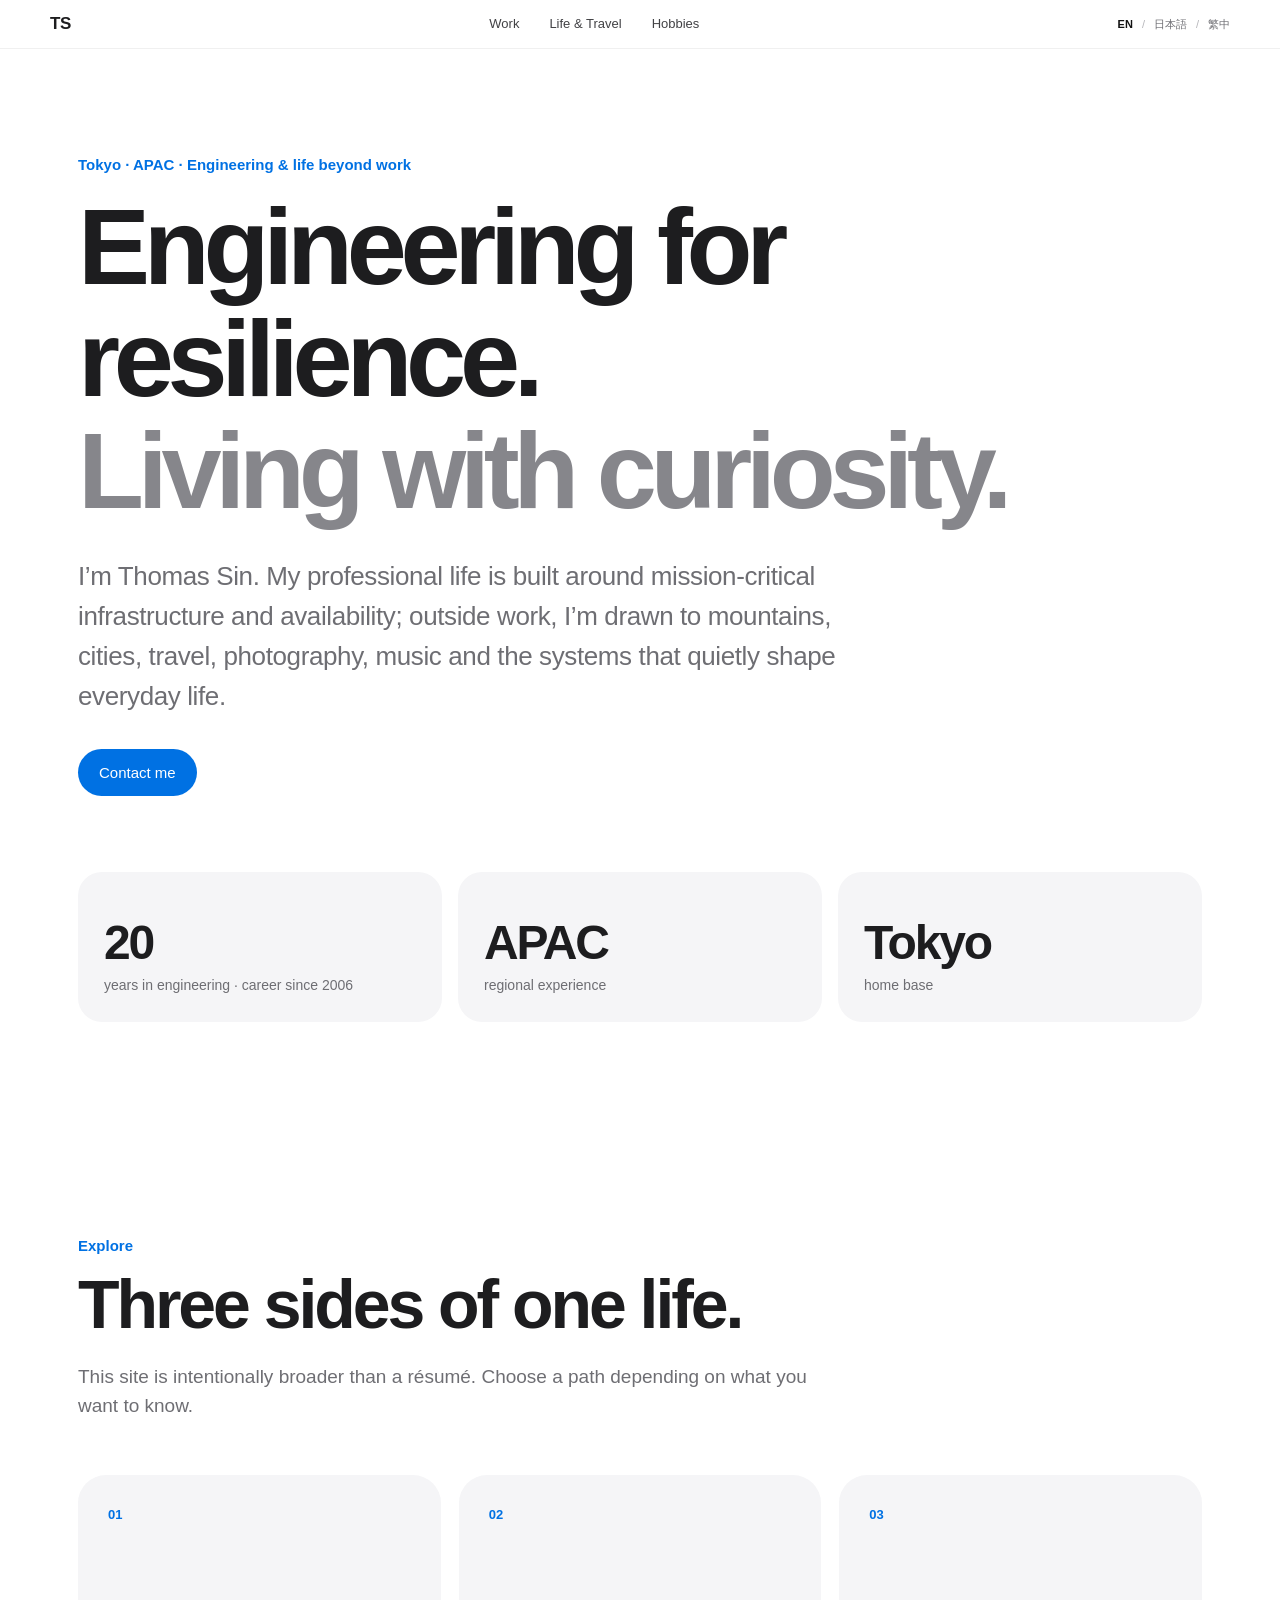
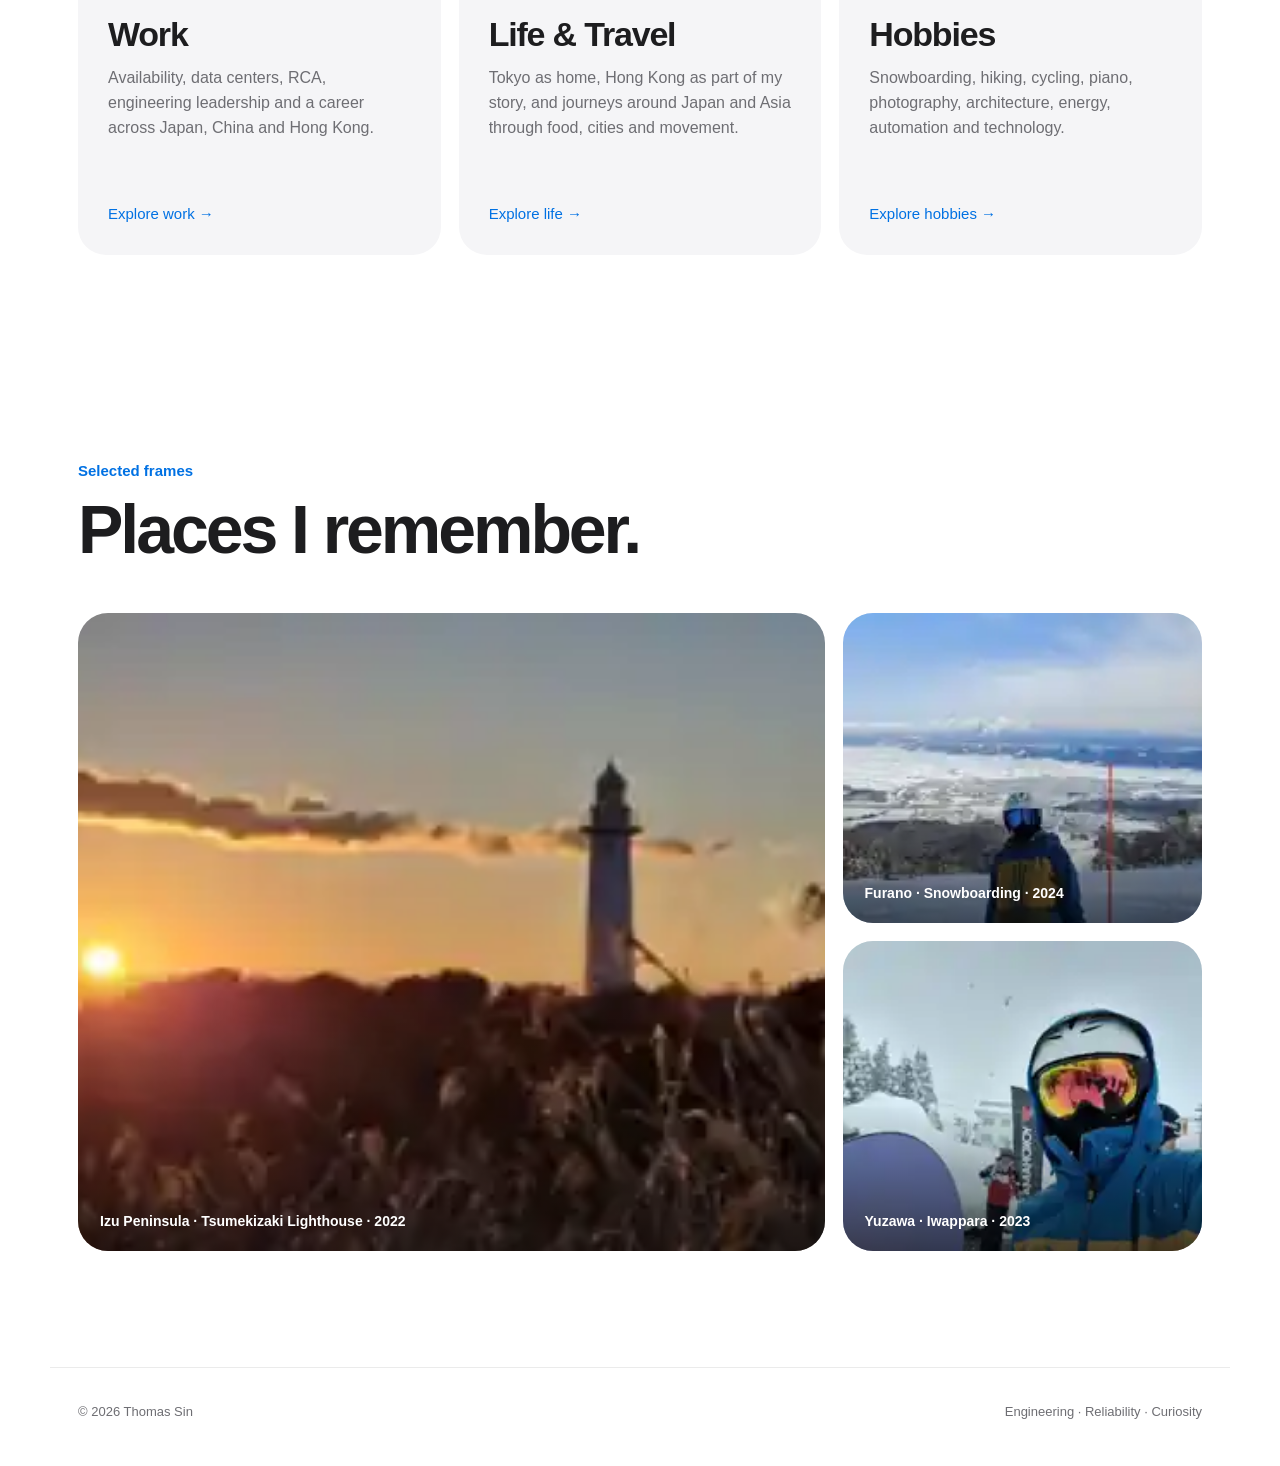
<file: index.html>
<!doctype html><html lang="en"><head><meta charset="utf-8"><meta name="viewport" content="width=device-width,initial-scale=1"><meta name="description" content="Thomas Sin — infrastructure, availability, travel and interests."><title>Thomas Sin | Engineering, Life & Curiosity</title><link rel="stylesheet" href="styles.css"></head><body>
<header><a class="brand" href="./">TS</a><nav><a href="work.html">Work</a><a href="life.html">Life & Travel</a><a href="interests.html">Hobbies</a></nav><div class="header-actions"><div class="languages"><a class="active" href="./">EN</a><a href="ja/">日本語</a><a href="zh/">繁中</a></div><button id="theme">◐</button></div></header>
<main><section class="hero"><p class="kicker">Tokyo · APAC · Engineering & life beyond work</p><h1>Engineering for resilience.<br><span>Living with curiosity.</span></h1><p class="lead">I’m Thomas Sin. My professional life is built around mission-critical infrastructure and availability; outside work, I’m drawn to mountains, cities, travel, photography, music and the systems that quietly shape everyday life.</p><div class="actions contact-actions"><a class="btn primary" href="mailto:thomas.sin@gmail.com">Contact me</a></div><div class="metrics"><div><strong class="career-years" data-start-year="2006" data-max-years="35">20</strong><span>years in engineering · career since 2006</span></div><div><strong>APAC</strong><span>regional experience</span></div><div><strong>Tokyo</strong><span>home base</span></div></div></section>

<section class="section"><p class="kicker">Explore</p><h2>Three sides of one life.</h2><p class="section-intro">This site is intentionally broader than a résumé. Choose a path depending on what you want to know.</p><div class="portal-grid">
<a class="portal-card" href="work.html"><span class="num">01</span><h3>Work</h3><p>Availability, data centers, RCA, engineering leadership and a career across Japan, China and Hong Kong.</p><span class="arrow">Explore work →</span></a>
<a class="portal-card" href="life.html"><span class="num">02</span><h3>Life & Travel</h3><p>Tokyo as home, Hong Kong as part of my story, and journeys around Japan and Asia through food, cities and movement.</p><span class="arrow">Explore life →</span></a>
<a class="portal-card" href="interests.html"><span class="num">03</span><h3>Hobbies</h3><p>Snowboarding, hiking, cycling, piano, photography, architecture, energy, automation and technology.</p><span class="arrow">Explore hobbies →</span></a>
</div></section><section class="home-gallery section"><p class="kicker">Selected frames</p><h2>Places I remember.</h2><div class="frame-grid"><a class="frame frame-wide" href="life.html"><img src="assets/tsumekizaki-lighthouse-2022-02-21.webp?v=20260925-verified-2049" alt="Sunrise at Tsumekizaki Lighthouse, Izu Peninsula"><span>Izu Peninsula · Tsumekizaki Lighthouse · 2022</span></a><a class="frame" href="life.html"><img src="assets/furano-snowboard-2024-12-21.webp?v=20260925-verified-2049" alt="Snowboarding in Furano"><span>Furano · Snowboarding · 2024</span></a><a class="frame" href="life.html"><img src="assets/iwahara-2023-01-28.webp?v=20260925-verified-2049" alt="Iwappara ski resort in Yuzawa"><span>Yuzawa · Iwappara · 2023</span></a></div></section></main><footer><span>© <span id="year"></span> Thomas Sin</span><span>Engineering · Reliability · Curiosity</span></footer><script src="script.js"></script></body></html>
</file>
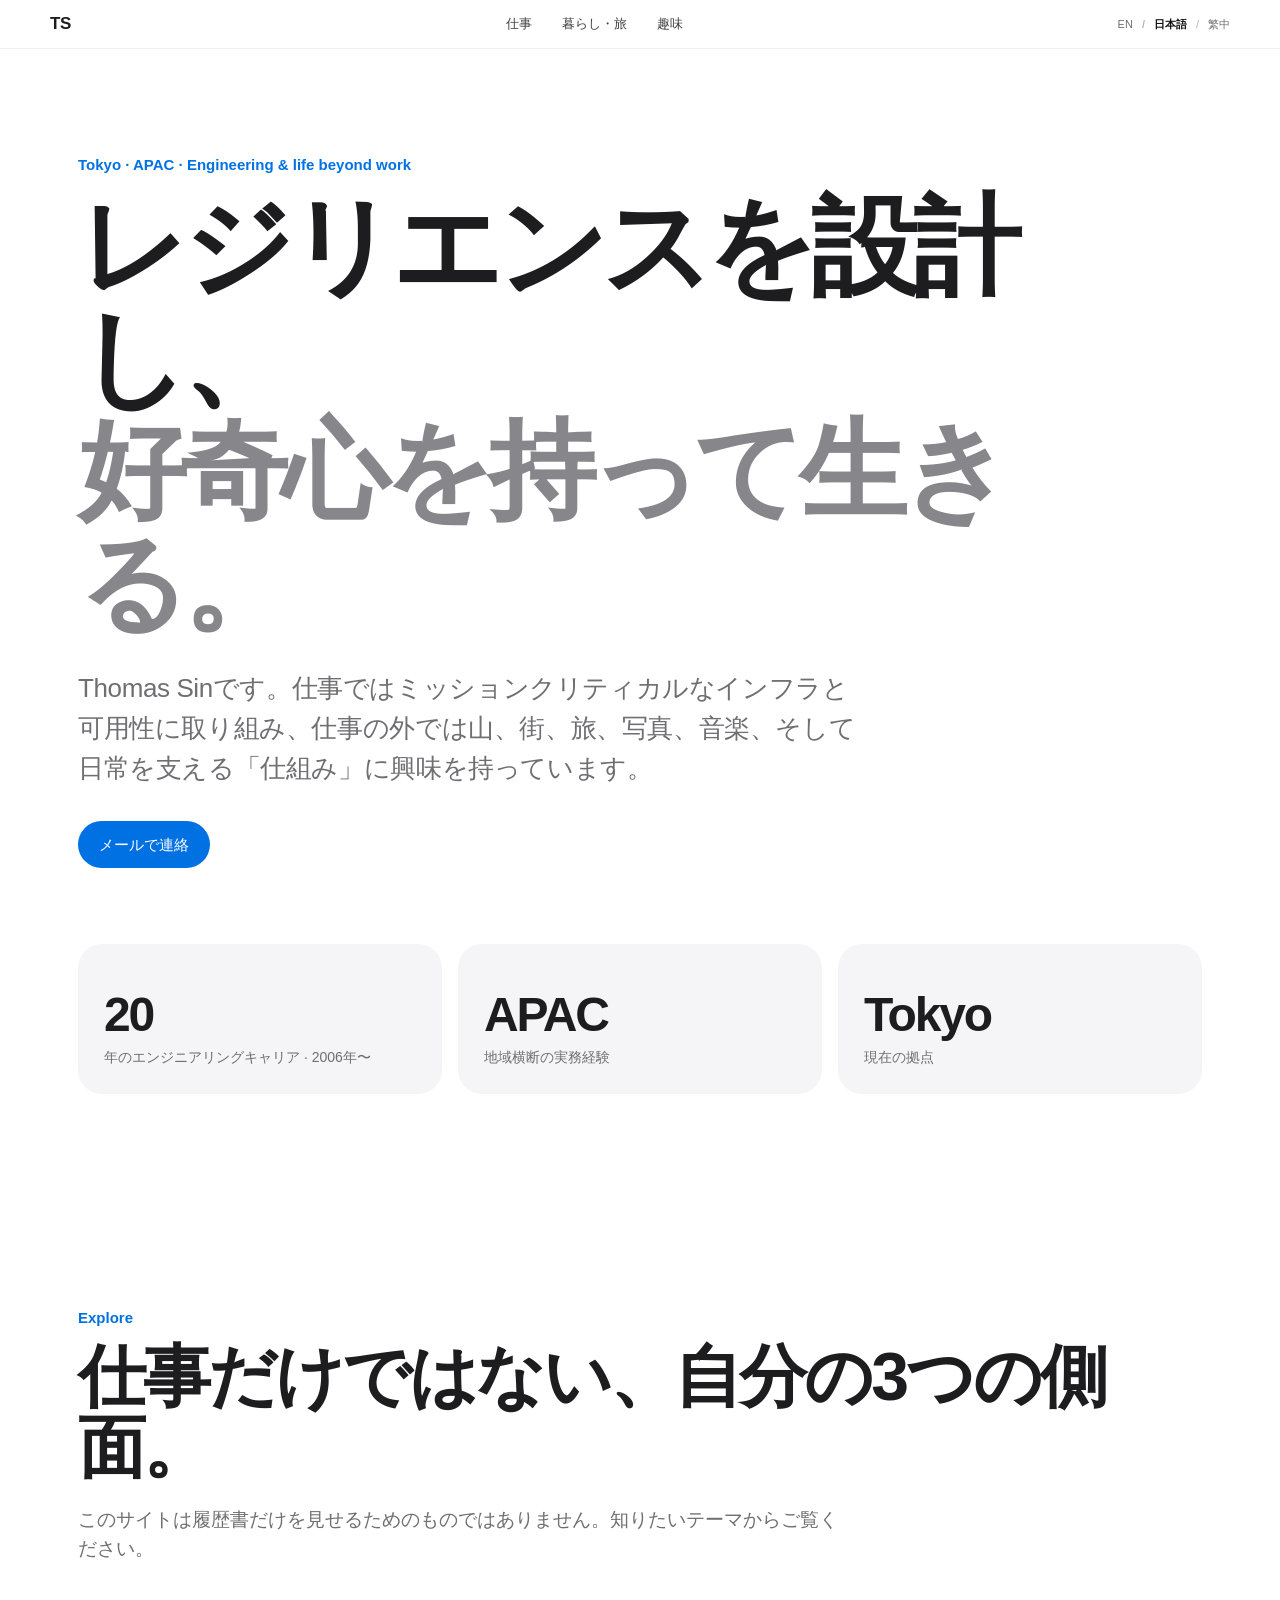
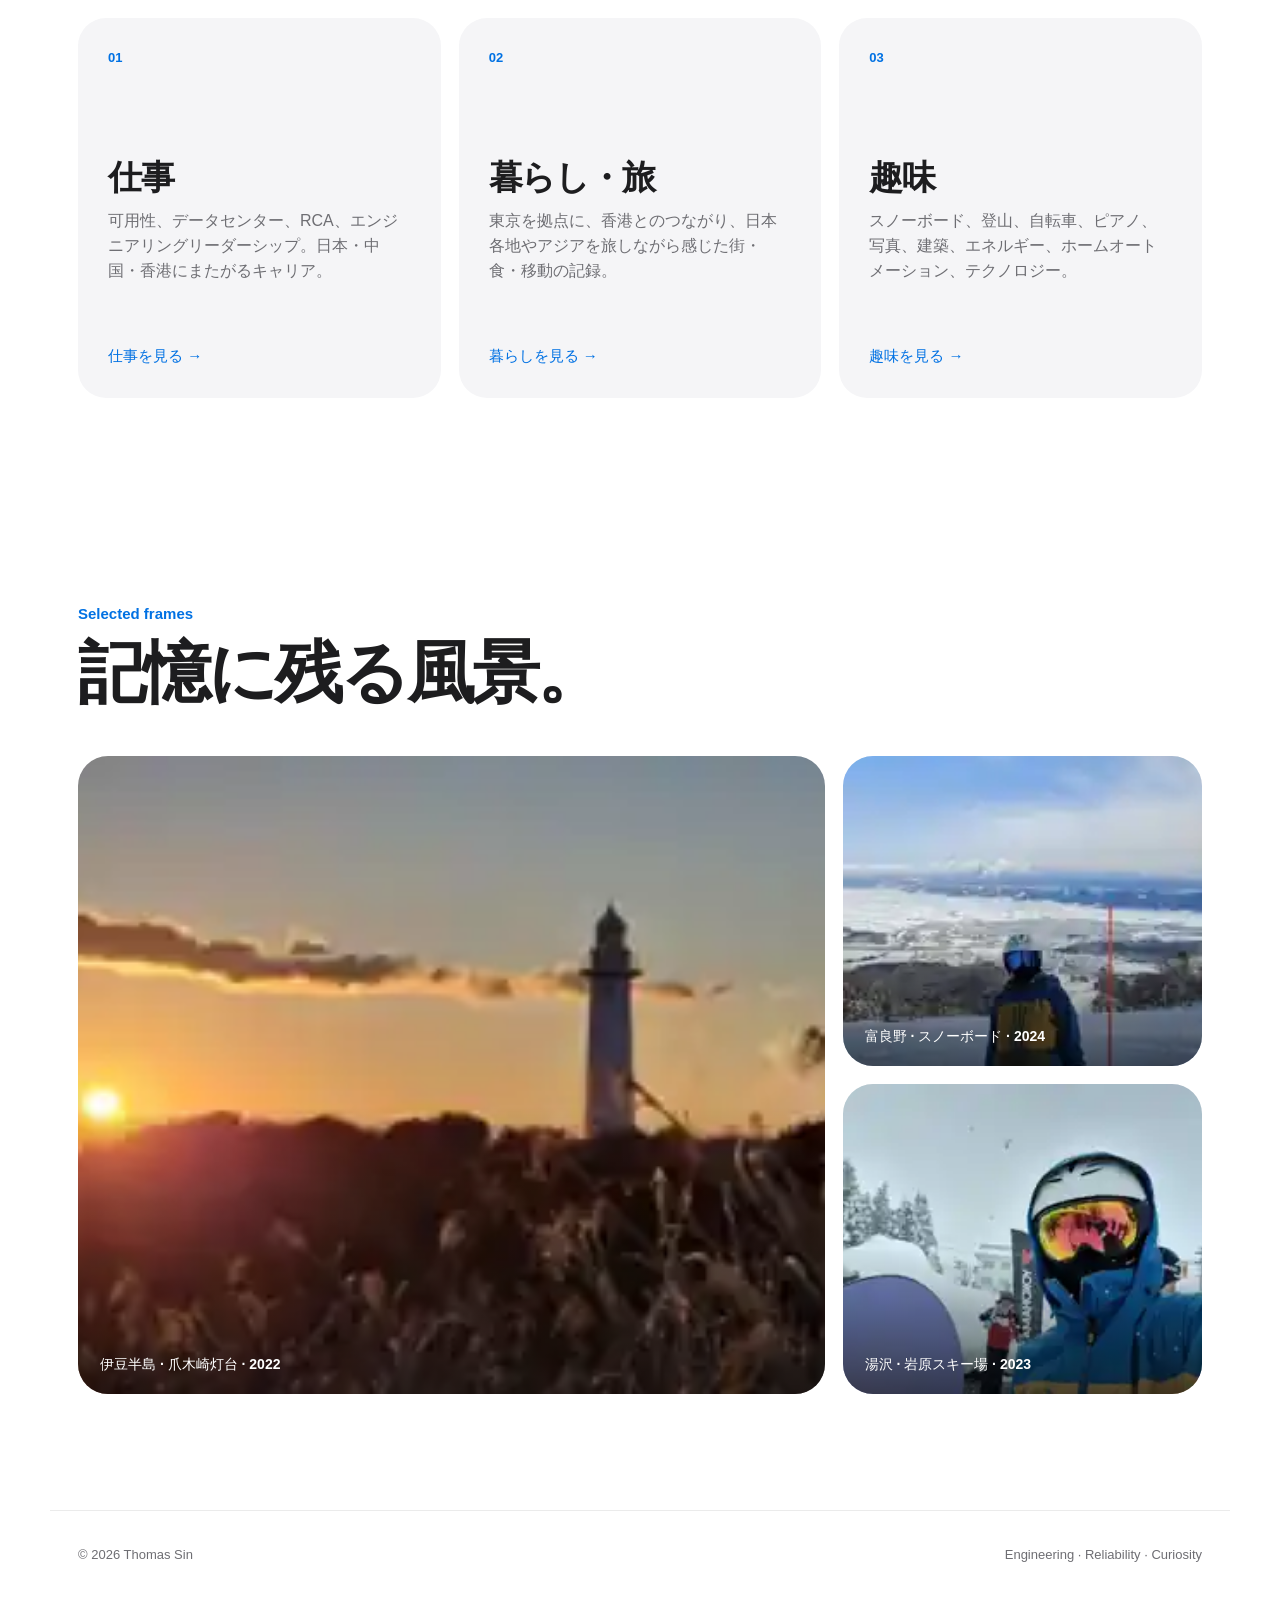
<file: ja/index.html>
<!doctype html><html lang="ja"><head><meta charset="utf-8"><meta name="viewport" content="width=device-width,initial-scale=1"><meta name="description" content="Thomas Sin — エンジニアリング、暮らし、旅、趣味。"><title>Thomas Sin | Engineering, Life & Curiosity</title><link rel="stylesheet" href="../styles.css"></head><body>
<header><a class="brand" href="./">TS</a><nav><a href="work.html">仕事</a><a href="life.html">暮らし・旅</a><a href="interests.html">趣味</a></nav><div class="header-actions"><div class="languages"><a href="../">EN</a><a class="active" href="./">日本語</a><a href="../zh/">繁中</a></div><button id="theme">◐</button></div></header>
<main><section class="hero"><p class="kicker">Tokyo · APAC · Engineering & life beyond work</p><h1>レジリエンスを設計し、<br><span>好奇心を持って生きる。</span></h1><p class="lead">Thomas Sinです。仕事ではミッションクリティカルなインフラと可用性に取り組み、仕事の外では山、街、旅、写真、音楽、そして日常を支える「仕組み」に興味を持っています。</p><div class="actions contact-actions"><a class="btn primary" href="mailto:thomas.sin@gmail.com">メールで連絡</a></div><div class="metrics"><div><strong class="career-years" data-start-year="2006" data-max-years="35">20</strong><span>年のエンジニアリングキャリア · 2006年〜</span></div><div><strong>APAC</strong><span>地域横断の実務経験</span></div><div><strong>Tokyo</strong><span>現在の拠点</span></div></div></section>

<section class="section"><p class="kicker">Explore</p><h2>仕事だけではない、自分の3つの側面。</h2><p class="section-intro">このサイトは履歴書だけを見せるためのものではありません。知りたいテーマからご覧ください。</p><div class="portal-grid">
<a class="portal-card" href="work.html"><span class="num">01</span><h3>仕事</h3><p>可用性、データセンター、RCA、エンジニアリングリーダーシップ。日本・中国・香港にまたがるキャリア。</p><span class="arrow">仕事を見る →</span></a>
<a class="portal-card" href="life.html"><span class="num">02</span><h3>暮らし・旅</h3><p>東京を拠点に、香港とのつながり、日本各地やアジアを旅しながら感じた街・食・移動の記録。</p><span class="arrow">暮らしを見る →</span></a>
<a class="portal-card" href="interests.html"><span class="num">03</span><h3>趣味</h3><p>スノーボード、登山、自転車、ピアノ、写真、建築、エネルギー、ホームオートメーション、テクノロジー。</p><span class="arrow">趣味を見る →</span></a>
</div></section><section class="home-gallery section"><p class="kicker">Selected frames</p><h2>記憶に残る風景。</h2><div class="frame-grid"><a class="frame frame-wide" href="life.html"><img src="../assets/tsumekizaki-lighthouse-2022-02-21.webp?v=20260925-verified-2049" alt="伊豆半島・爪木崎灯台の日の出"><span>伊豆半島 · 爪木崎灯台 · 2022</span></a><a class="frame" href="life.html"><img src="../assets/furano-snowboard-2024-12-21.webp?v=20260925-verified-2049" alt="富良野でスノーボード"><span>富良野 · スノーボード · 2024</span></a><a class="frame" href="life.html"><img src="../assets/iwahara-2023-01-28.webp?v=20260925-verified-2049" alt="湯沢・岩原スキー場"><span>湯沢 · 岩原スキー場 · 2023</span></a></div></section></main><footer><span>© <span id="year"></span> Thomas Sin</span><span>Engineering · Reliability · Curiosity</span></footer><script src="../script.js"></script></body></html>
</file>
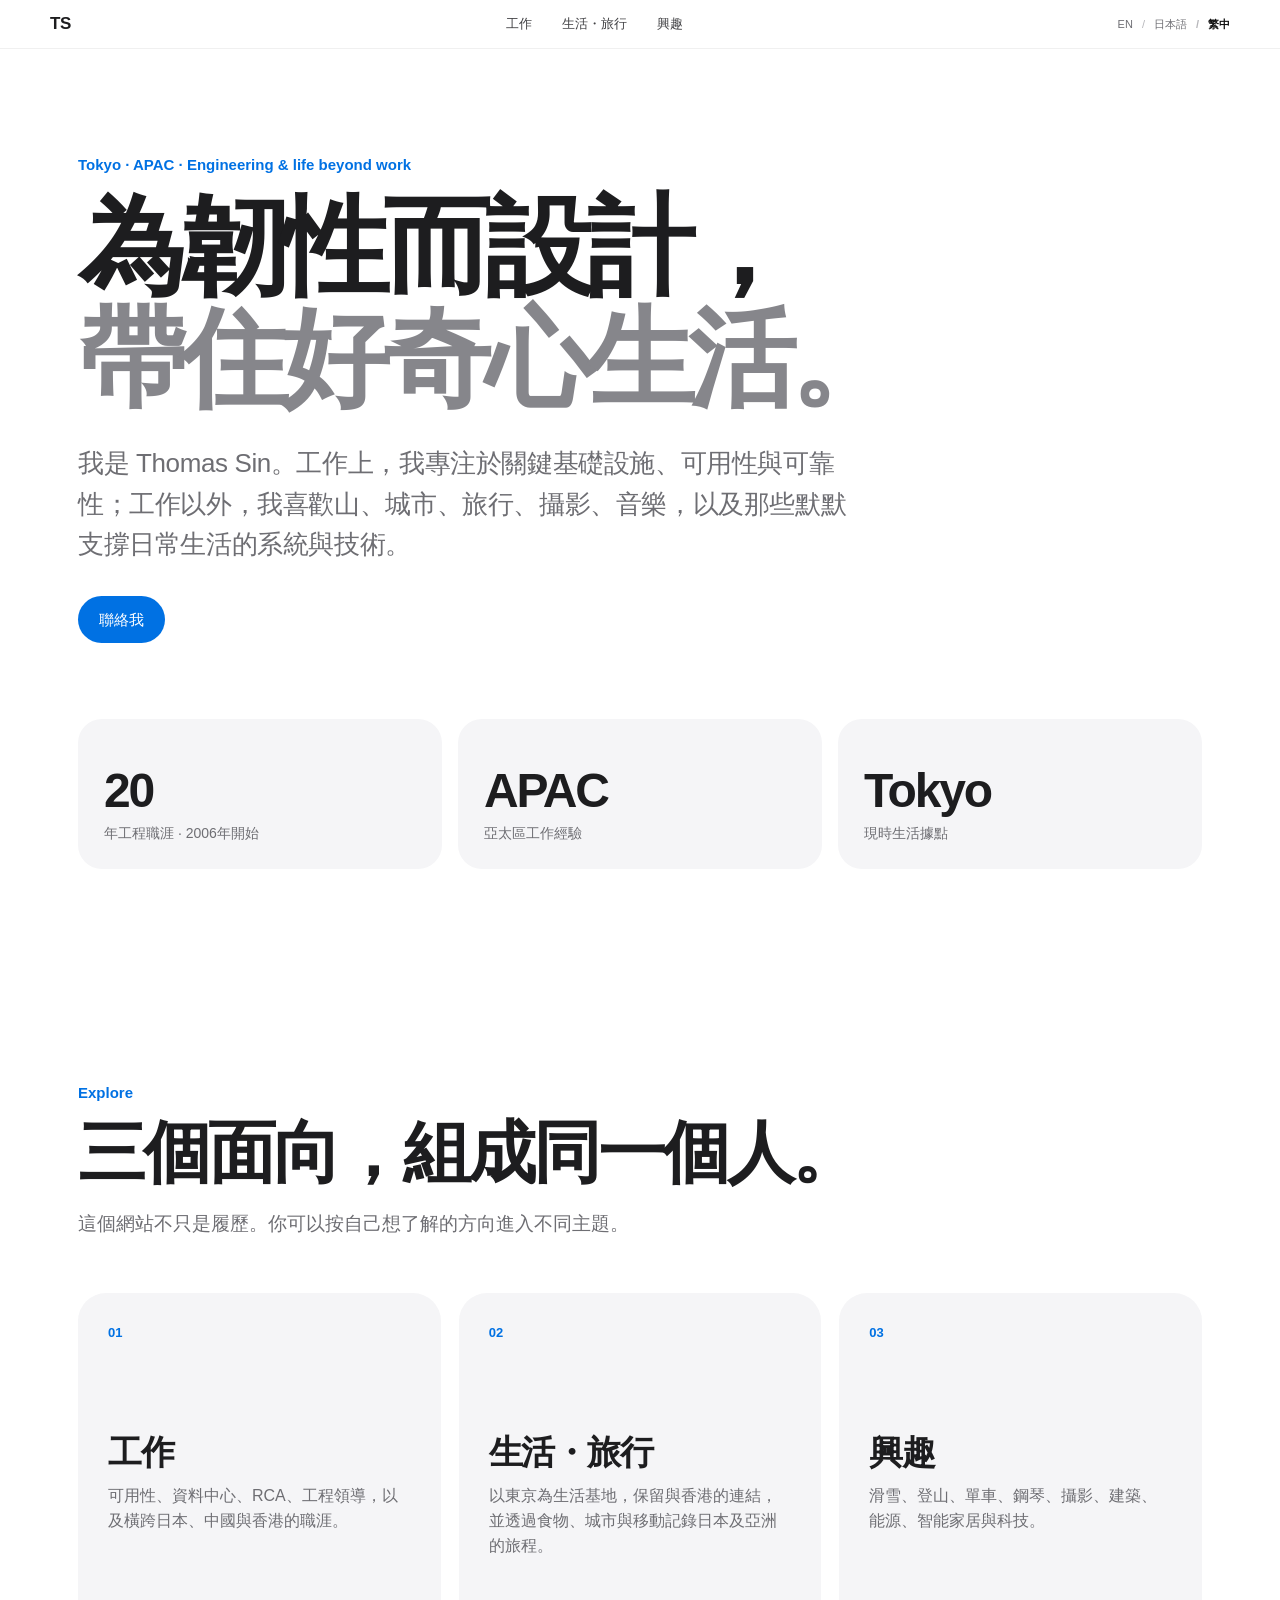
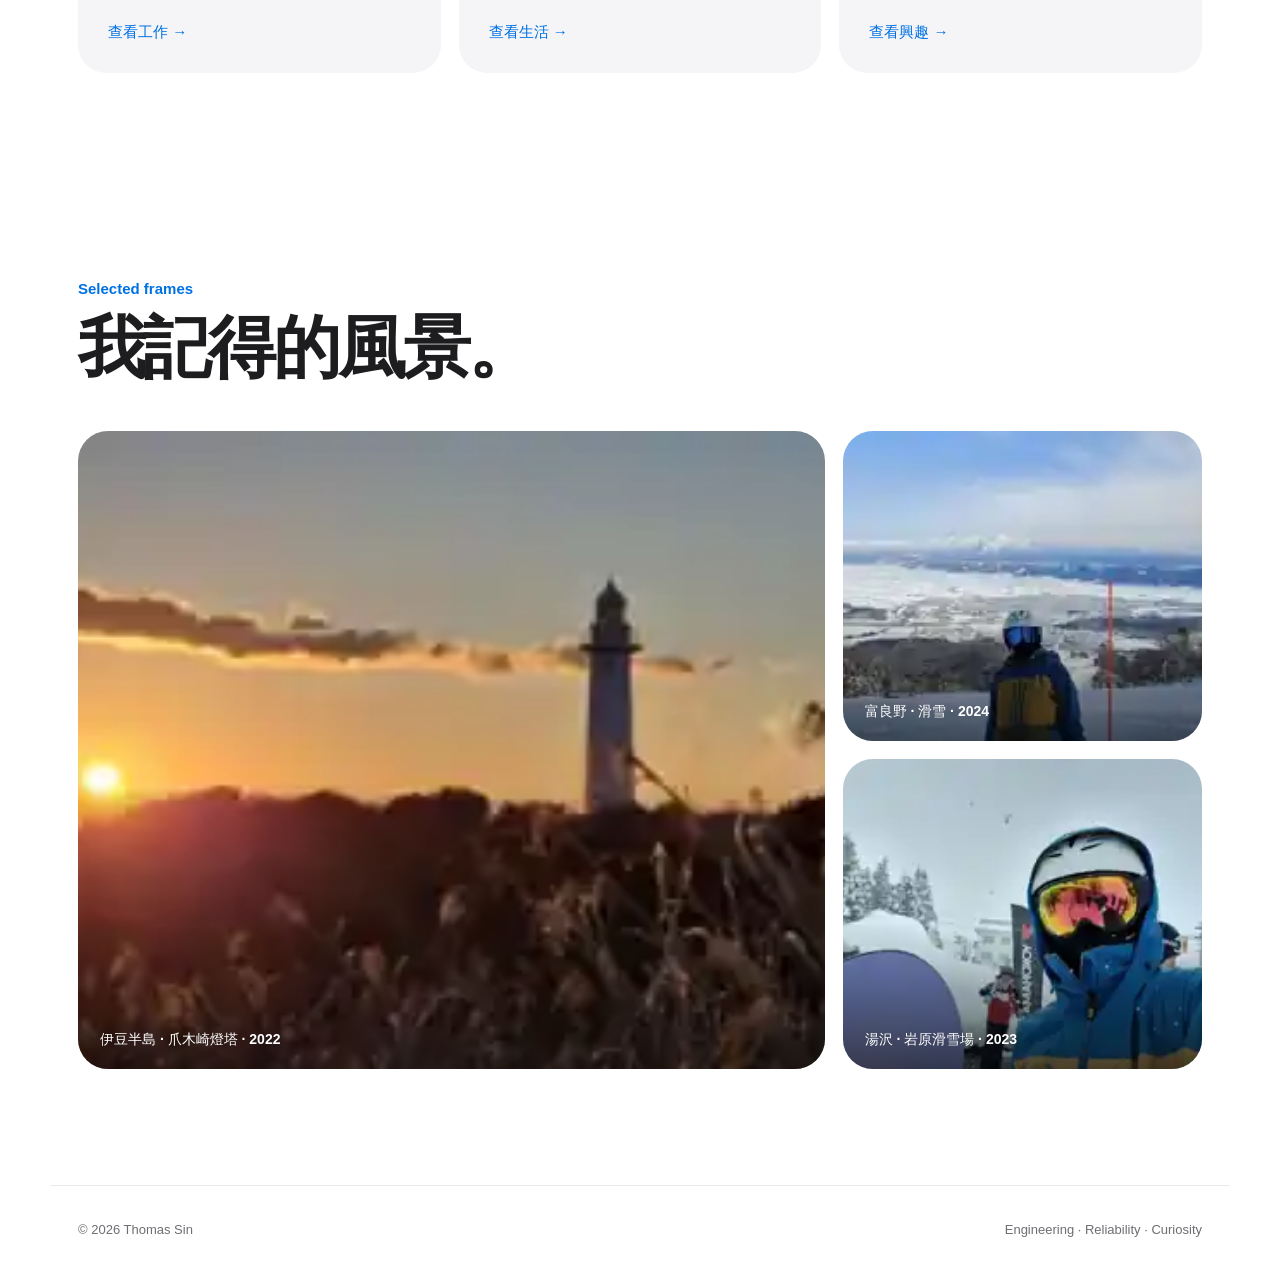
<file: zh/index.html>
<!doctype html><html lang="zh-Hant"><head><meta charset="utf-8"><meta name="viewport" content="width=device-width,initial-scale=1"><meta name="description" content="Thomas Sin — 工程、生活、旅行與興趣。"><title>Thomas Sin | Engineering, Life & Curiosity</title><link rel="stylesheet" href="../styles.css"></head><body>
<header><a class="brand" href="./">TS</a><nav><a href="work.html">工作</a><a href="life.html">生活・旅行</a><a href="interests.html">興趣</a></nav><div class="header-actions"><div class="languages"><a href="../">EN</a><a href="../ja/">日本語</a><a class="active" href="./">繁中</a></div><button id="theme">◐</button></div></header>
<main><section class="hero"><p class="kicker">Tokyo · APAC · Engineering & life beyond work</p><h1>為韌性而設計，<br><span>帶住好奇心生活。</span></h1><p class="lead">我是 Thomas Sin。工作上，我專注於關鍵基礎設施、可用性與可靠性；工作以外，我喜歡山、城市、旅行、攝影、音樂，以及那些默默支撐日常生活的系統與技術。</p><div class="actions contact-actions"><a class="btn primary" href="mailto:thomas.sin@gmail.com">聯絡我</a></div><div class="metrics"><div><strong class="career-years" data-start-year="2006" data-max-years="35">20</strong><span>年工程職涯 · 2006年開始</span></div><div><strong>APAC</strong><span>亞太區工作經驗</span></div><div><strong>Tokyo</strong><span>現時生活據點</span></div></div></section>

<section class="section"><p class="kicker">Explore</p><h2>三個面向，組成同一個人。</h2><p class="section-intro">這個網站不只是履歷。你可以按自己想了解的方向進入不同主題。</p><div class="portal-grid">
<a class="portal-card" href="work.html"><span class="num">01</span><h3>工作</h3><p>可用性、資料中心、RCA、工程領導，以及橫跨日本、中國與香港的職涯。</p><span class="arrow">查看工作 →</span></a>
<a class="portal-card" href="life.html"><span class="num">02</span><h3>生活・旅行</h3><p>以東京為生活基地，保留與香港的連結，並透過食物、城市與移動記錄日本及亞洲的旅程。</p><span class="arrow">查看生活 →</span></a>
<a class="portal-card" href="interests.html"><span class="num">03</span><h3>興趣</h3><p>滑雪、登山、單車、鋼琴、攝影、建築、能源、智能家居與科技。</p><span class="arrow">查看興趣 →</span></a>
</div></section><section class="home-gallery section"><p class="kicker">Selected frames</p><h2>我記得的風景。</h2><div class="frame-grid"><a class="frame frame-wide" href="life.html"><img src="../assets/tsumekizaki-lighthouse-2022-02-21.webp?v=20260925-verified-2049" alt="伊豆半島爪木崎燈塔日出"><span>伊豆半島 · 爪木崎燈塔 · 2022</span></a><a class="frame" href="life.html"><img src="../assets/furano-snowboard-2024-12-21.webp?v=20260925-verified-2049" alt="富良野滑雪"><span>富良野 · 滑雪 · 2024</span></a><a class="frame" href="life.html"><img src="../assets/iwahara-2023-01-28.webp?v=20260925-verified-2049" alt="湯沢岩原滑雪場"><span>湯沢 · 岩原滑雪場 · 2023</span></a></div></section></main><footer><span>© <span id="year"></span> Thomas Sin</span><span>Engineering · Reliability · Curiosity</span></footer><script src="../script.js"></script></body></html>
</file>
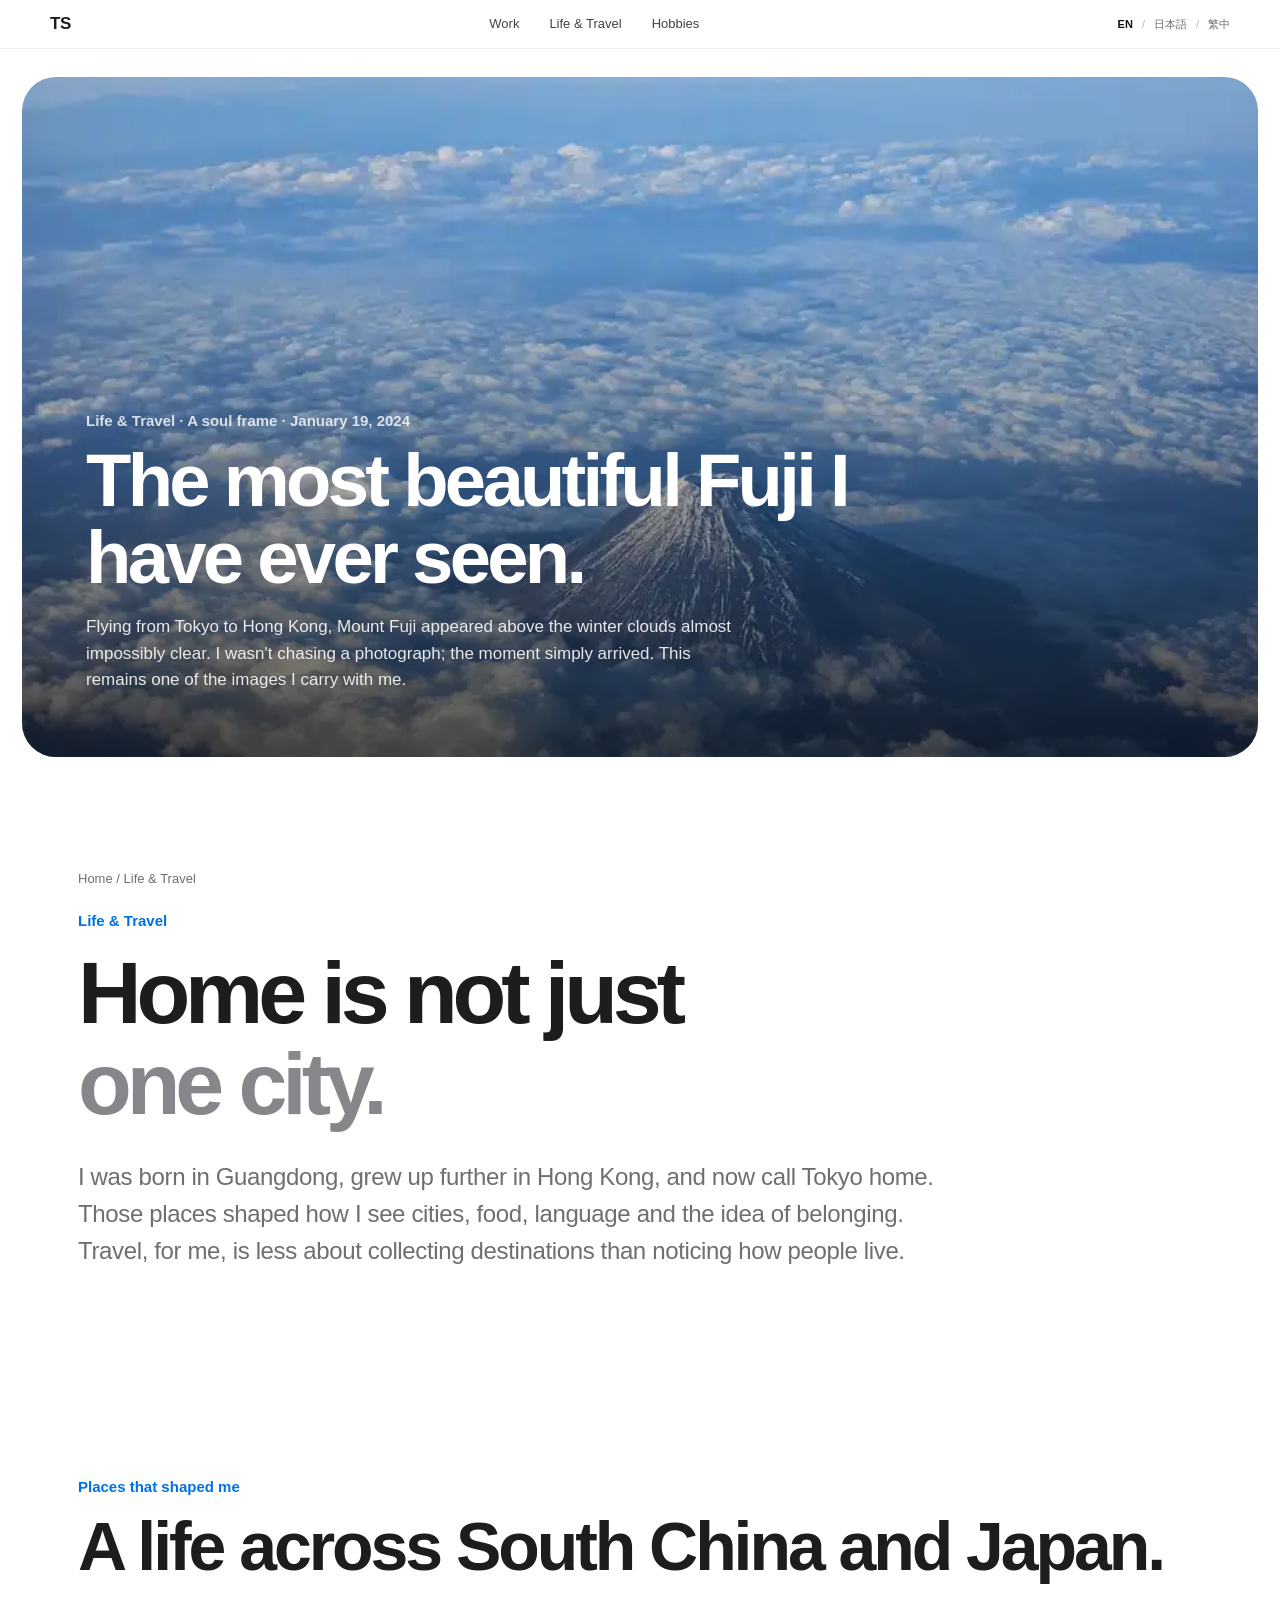
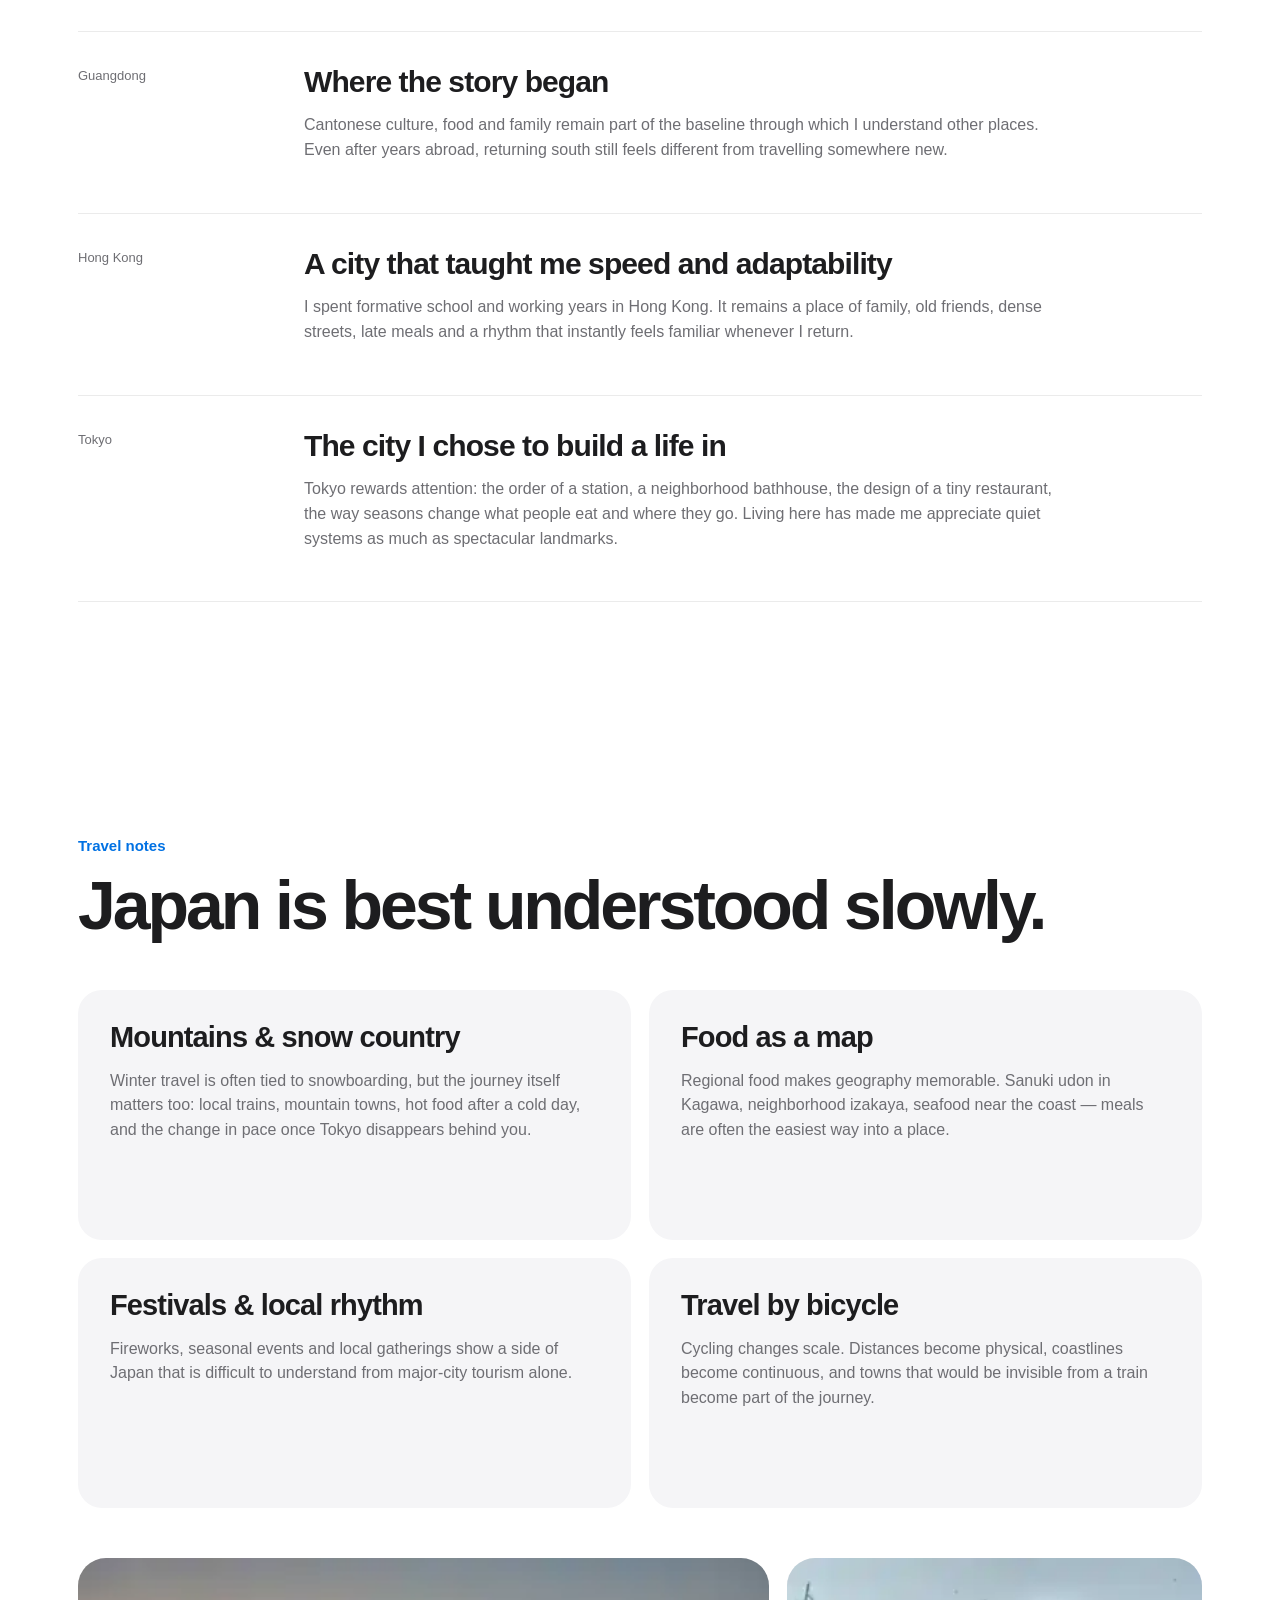
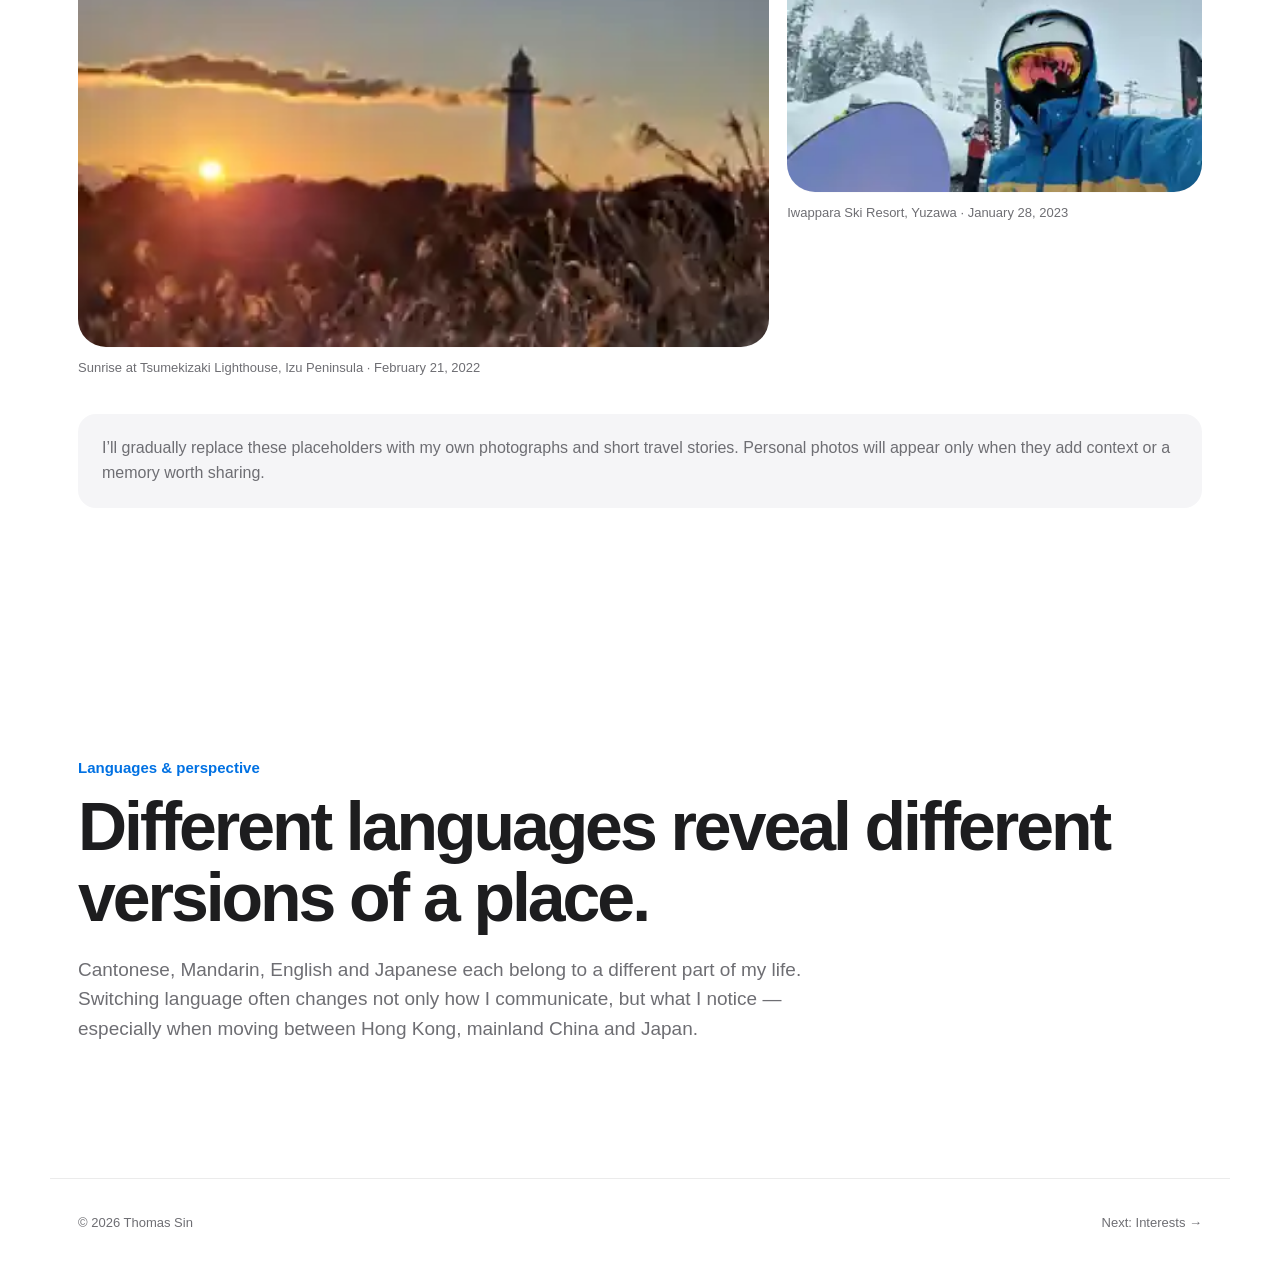
<file: life.html>
<!doctype html><html lang="en"><head><meta charset="utf-8"><meta name="viewport" content="width=device-width,initial-scale=1"><meta name="description" content="Thomas Sin — life between Guangdong, Hong Kong, Tokyo and journeys around Japan and Asia."><title>Life & Travel | Thomas Sin</title><link rel="stylesheet" href="styles.css"></head><body>
<header><a class="brand" href="./">TS</a><nav><a href="work.html">Work</a><a href="life.html">Life & Travel</a><a href="interests.html">Hobbies</a></nav><div class="header-actions"><div class="languages"><a class="active" href="life.html">EN</a><a href="ja/life.html">日本語</a><a href="zh/life.html">繁中</a></div><button id="theme">◐</button></div></header>
<main><section class="travel-hero"><div class="travel-hero-inner"><img src="assets/fuji-flight-2024-01-19.webp?v=20260925-life-hero" alt="Mount Fuji photographed from a flight from Tokyo to Hong Kong on January 19, 2024"><div class="travel-hero-copy"><p class="soul-kicker">Life & Travel · A soul frame · January 19, 2024</p><h1>The most beautiful Fuji I have ever seen.</h1><p>Flying from Tokyo to Hong Kong, Mount Fuji appeared above the winter clouds almost impossibly clear. I wasn't chasing a photograph; the moment simply arrived. This remains one of the images I carry with me.</p></div></div></section><section class="page-hero"><div class="breadcrumbs"><a href="./">Home</a> / Life & Travel</div><p class="kicker">Life & Travel</p><h1>Home is not just<br><span>one city.</span></h1><p class="page-lead">I was born in Guangdong, grew up further in Hong Kong, and now call Tokyo home. Those places shaped how I see cities, food, language and the idea of belonging. Travel, for me, is less about collecting destinations than noticing how people live.</p></section>
<section class="page-section"><p class="kicker">Places that shaped me</p><h2>A life across South China and Japan.</h2><div class="story-list">
<article class="story"><div class="story-meta">Guangdong</div><div><h3>Where the story began</h3><p>Cantonese culture, food and family remain part of the baseline through which I understand other places. Even after years abroad, returning south still feels different from travelling somewhere new.</p></div></article>
<article class="story"><div class="story-meta">Hong Kong</div><div><h3>A city that taught me speed and adaptability</h3><p>I spent formative school and working years in Hong Kong. It remains a place of family, old friends, dense streets, late meals and a rhythm that instantly feels familiar whenever I return.</p></div></article>
<article class="story"><div class="story-meta">Tokyo</div><div><h3>The city I chose to build a life in</h3><p>Tokyo rewards attention: the order of a station, a neighborhood bathhouse, the design of a tiny restaurant, the way seasons change what people eat and where they go. Living here has made me appreciate quiet systems as much as spectacular landmarks.</p></div></article>
</div></section>
<section class="page-section"><p class="kicker">Travel notes</p><h2>Japan is best understood slowly.</h2><div class="detail-grid">
<article class="detail-card"><h3>Mountains & snow country</h3><p>Winter travel is often tied to snowboarding, but the journey itself matters too: local trains, mountain towns, hot food after a cold day, and the change in pace once Tokyo disappears behind you.</p></article>
<article class="detail-card"><h3>Food as a map</h3><p>Regional food makes geography memorable. Sanuki udon in Kagawa, neighborhood izakaya, seafood near the coast — meals are often the easiest way into a place.</p></article>
<article class="detail-card"><h3>Festivals & local rhythm</h3><p>Fireworks, seasonal events and local gatherings show a side of Japan that is difficult to understand from major-city tourism alone.</p></article>
<article class="detail-card"><h3>Travel by bicycle</h3><p>Cycling changes scale. Distances become physical, coastlines become continuous, and towns that would be invisible from a train become part of the journey.</p></article>
</div>
<div class="photo-grid"><figure class="feature-photo landscape" style="margin-top:0"><img src="assets/tsumekizaki-lighthouse-2022-02-21.webp?v=20260925-verified-2049" alt="Sunrise at Tsumekizaki Lighthouse on the Izu Peninsula" loading="lazy"><figcaption>Sunrise at Tsumekizaki Lighthouse, Izu Peninsula · February 21, 2022</figcaption></figure><figure class="feature-photo landscape" style="margin-top:0"><img src="assets/iwahara-2023-01-28.webp?v=20260925-verified-2049" alt="Snowboarding at Iwappara Ski Resort in Yuzawa" loading="lazy"><figcaption>Iwappara Ski Resort, Yuzawa · January 28, 2023</figcaption></figure></div>
<p class="note">I’ll gradually replace these placeholders with my own photographs and short travel stories. Personal photos will appear only when they add context or a memory worth sharing.</p></section>
<section class="page-section"><p class="kicker">Languages & perspective</p><h2>Different languages reveal different versions of a place.</h2><p class="section-intro">Cantonese, Mandarin, English and Japanese each belong to a different part of my life. Switching language often changes not only how I communicate, but what I notice — especially when moving between Hong Kong, mainland China and Japan.</p></section>
</main><footer><span>© <span id="year"></span> Thomas Sin</span><a href="interests.html">Next: Interests →</a></footer><script src="script.js"></script></body></html>
</file>
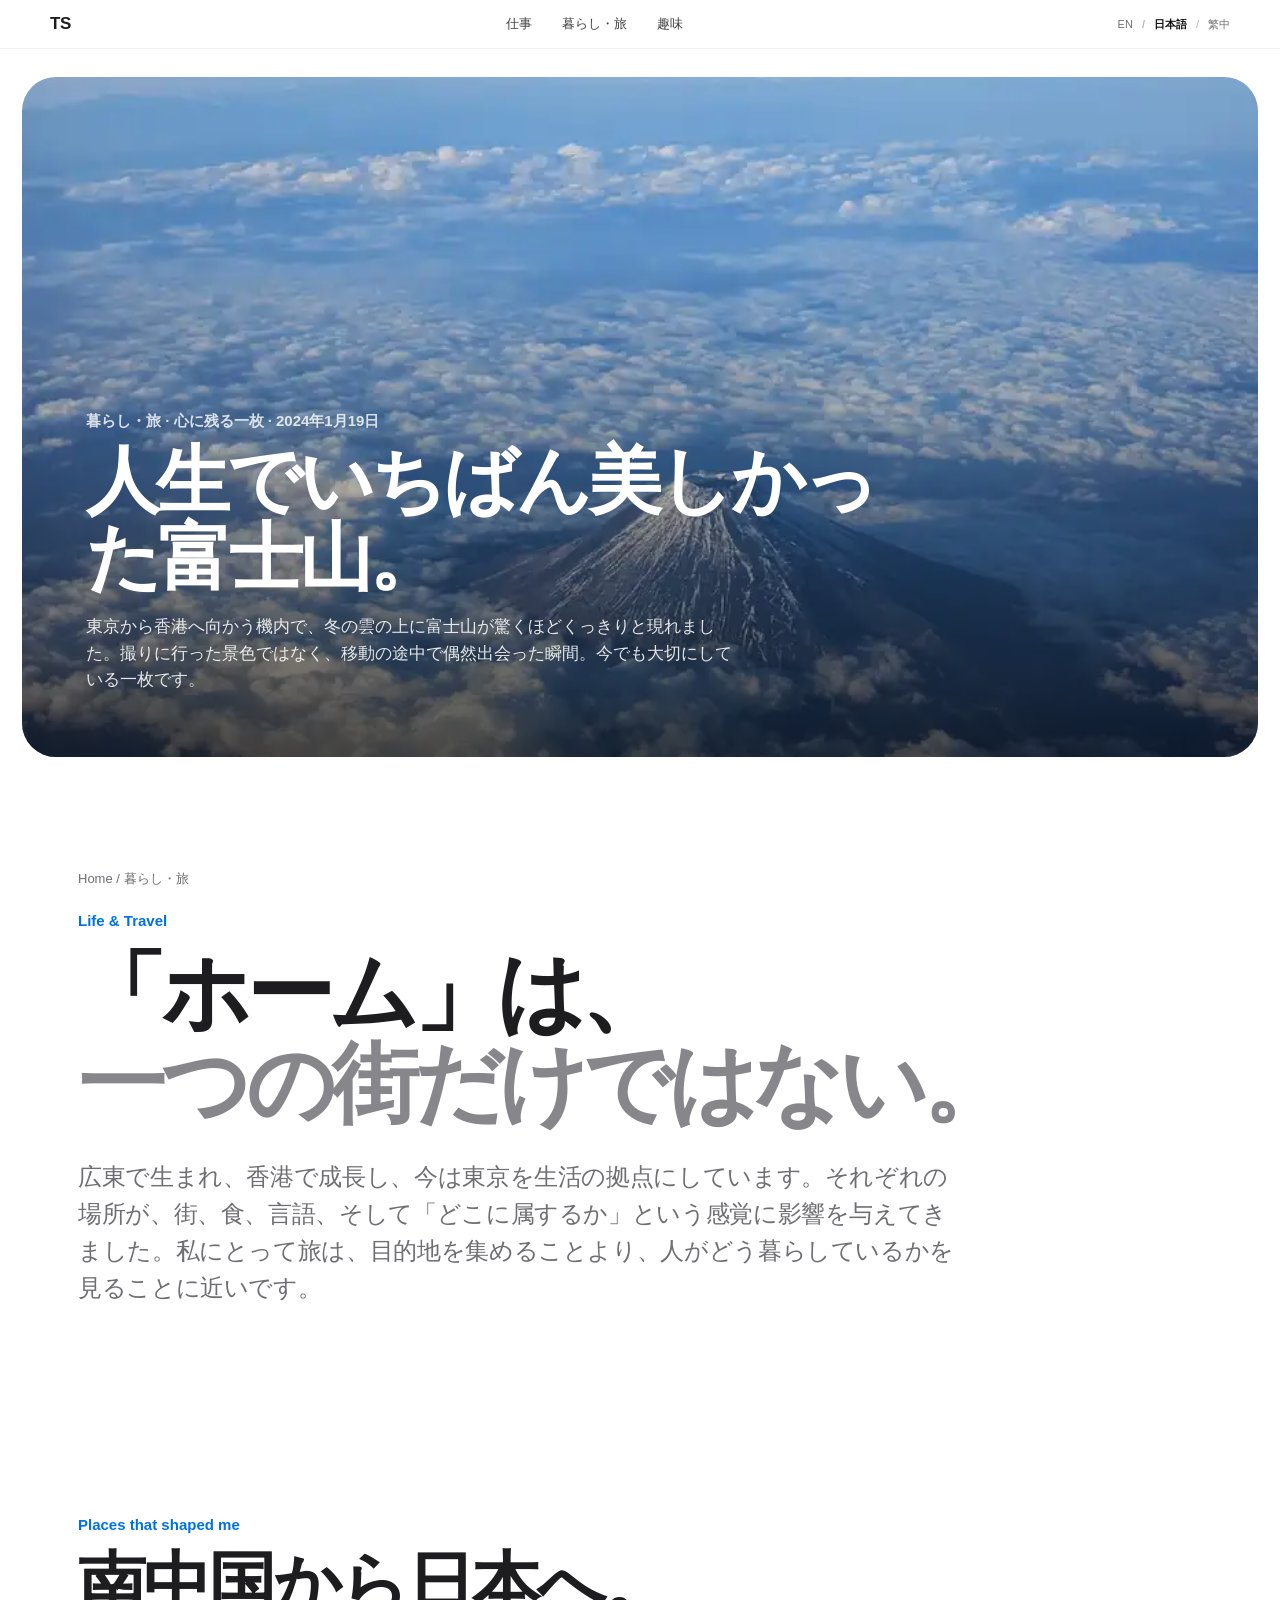
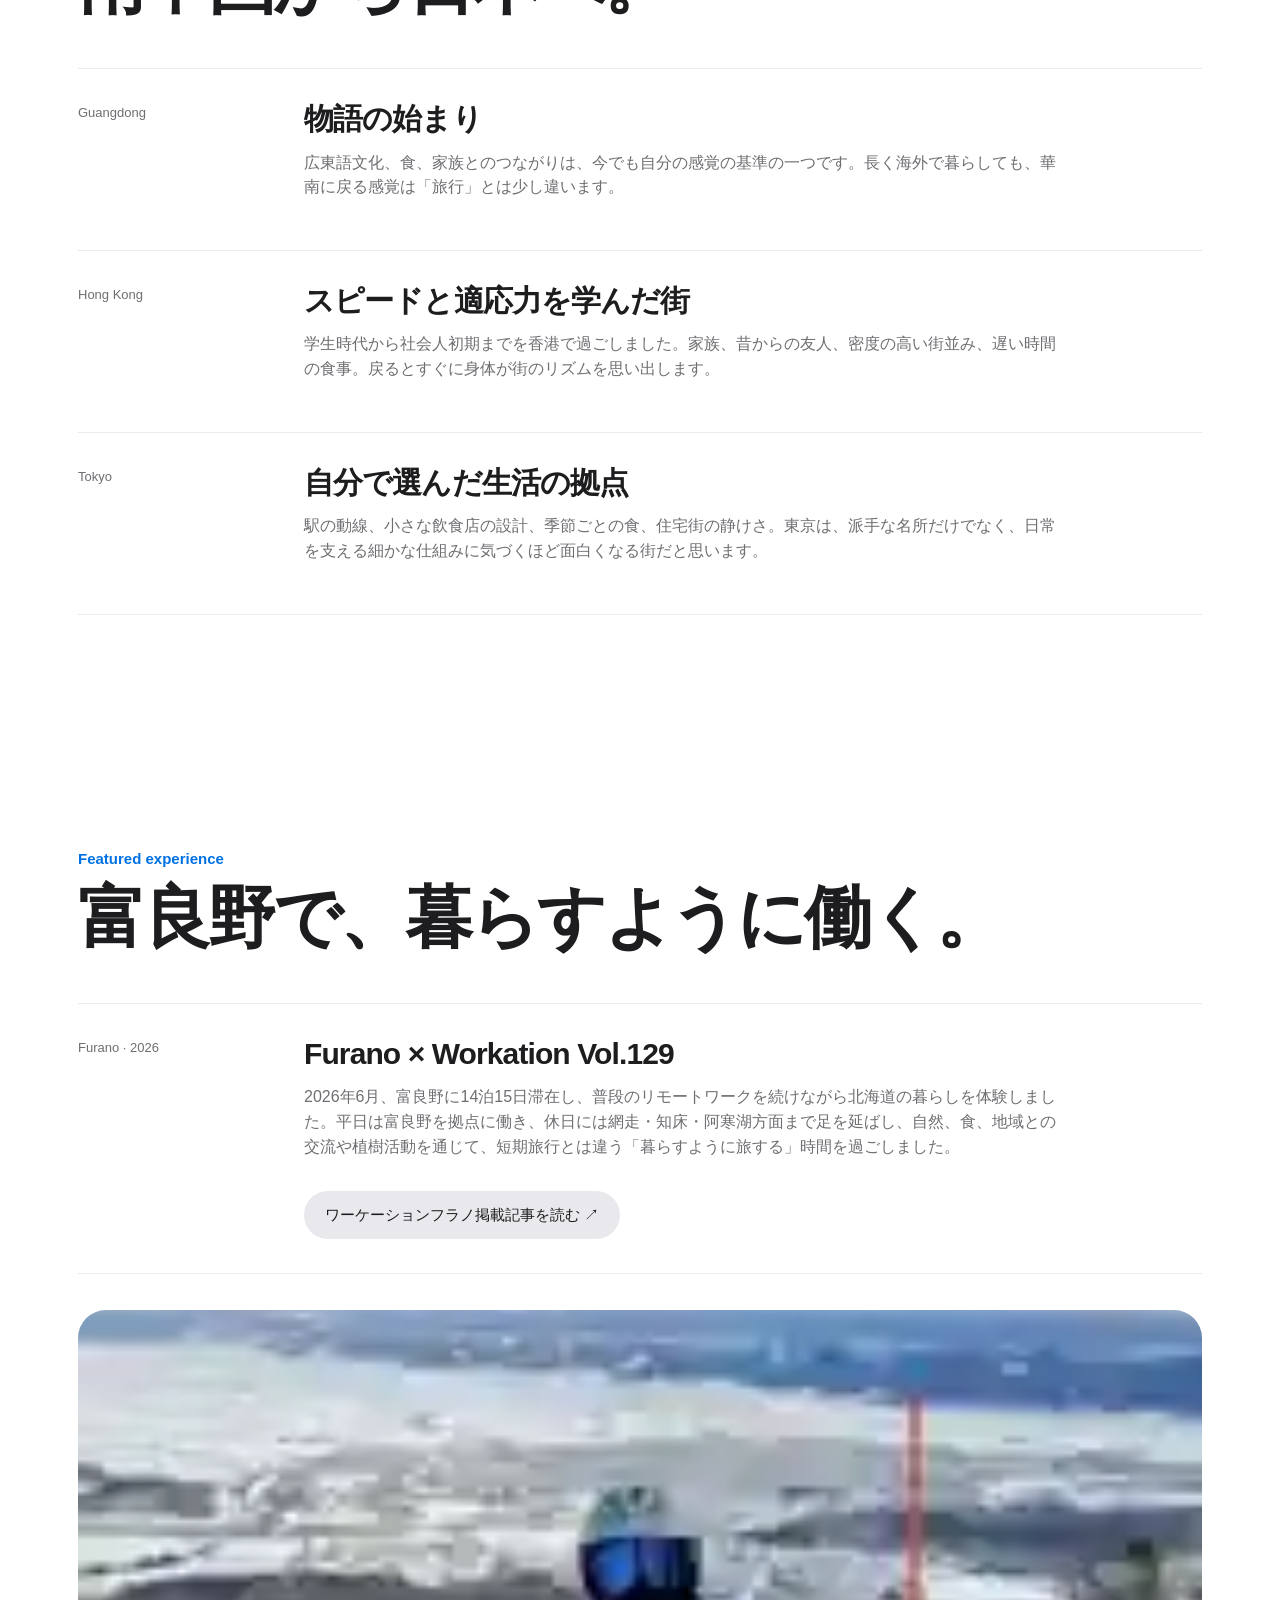
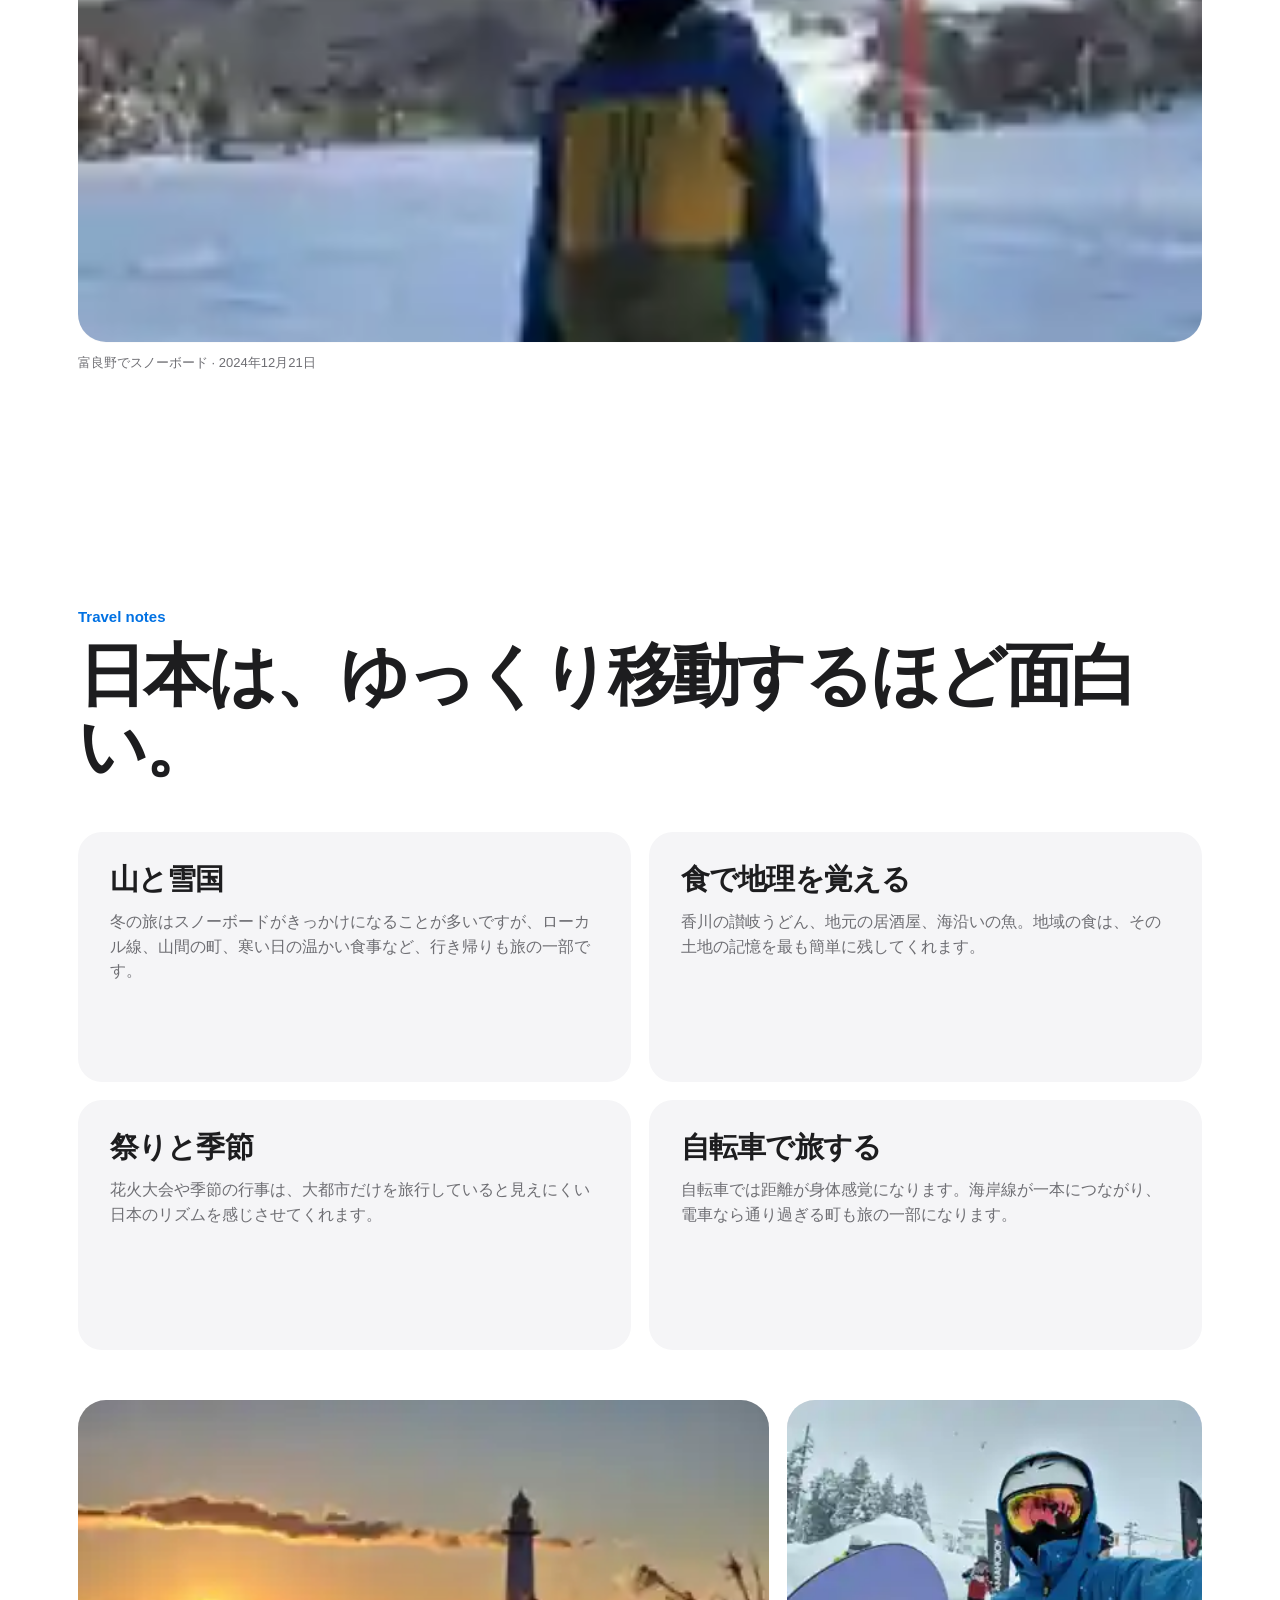
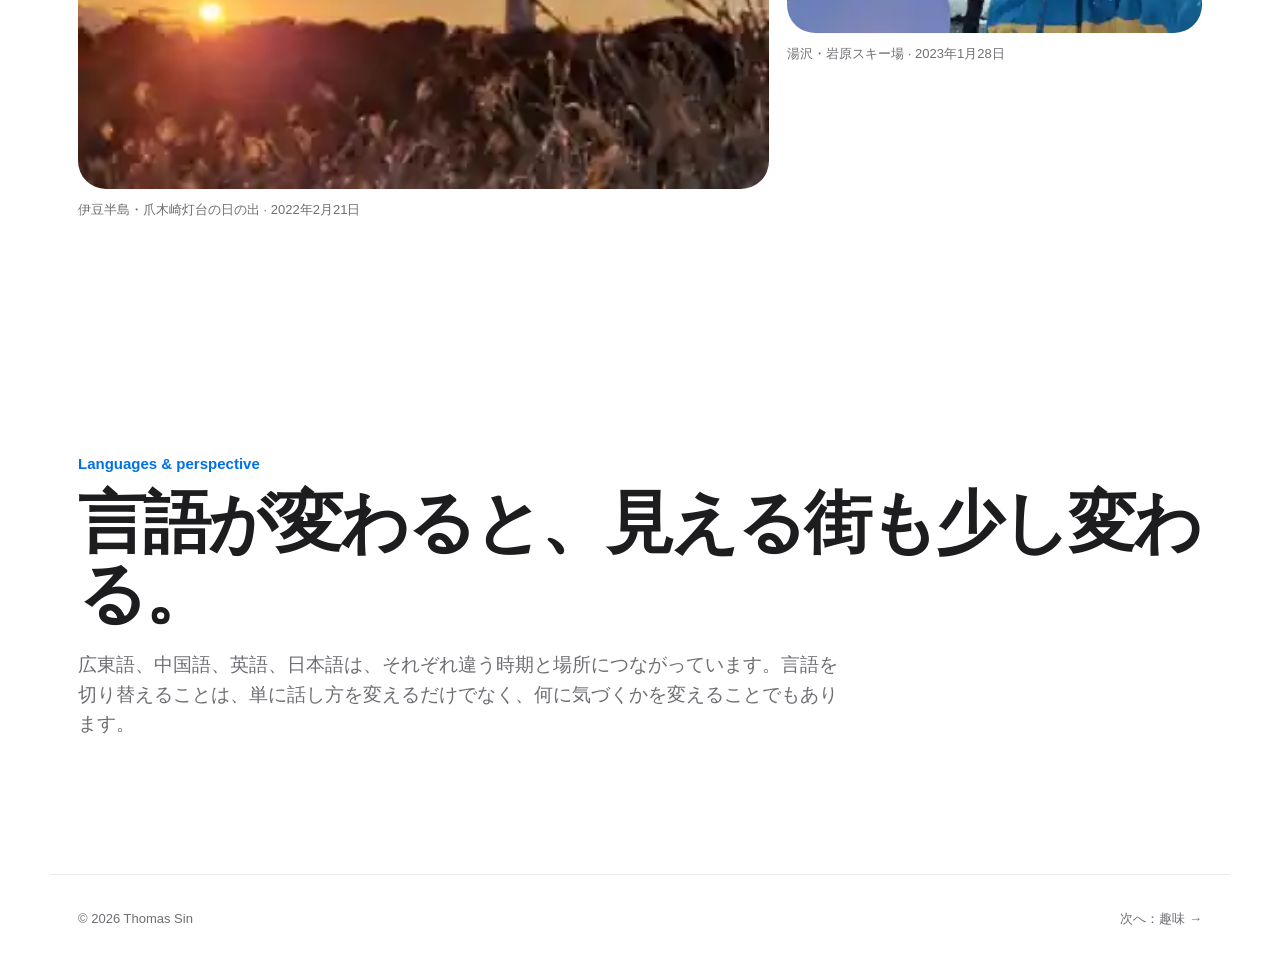
<file: ja/life.html>
<!doctype html><html lang="ja"><head><meta charset="utf-8"><meta name="viewport" content="width=device-width,initial-scale=1"><meta name="description" content="Thomas Sin — 広東、香港、東京、そして日本とアジアの旅。"><title>暮らし・旅 | Thomas Sin</title><link rel="stylesheet" href="../styles.css"></head><body>
<header><a class="brand" href="./">TS</a><nav><a href="work.html">仕事</a><a href="life.html">暮らし・旅</a><a href="interests.html">趣味</a></nav><div class="header-actions"><div class="languages"><a href="../life.html">EN</a><a class="active" href="life.html">日本語</a><a href="../zh/life.html">繁中</a></div><button id="theme">◐</button></div></header>
<main><section class="travel-hero"><div class="travel-hero-inner"><img src="../assets/fuji-flight-2024-01-19.webp?v=20260925-life-hero" alt="2024年1月19日、東京から香港へ向かう機内から撮影した富士山"><div class="travel-hero-copy"><p class="soul-kicker">暮らし・旅 · 心に残る一枚 · 2024年1月19日</p><h1>人生でいちばん美しかった富士山。</h1><p>東京から香港へ向かう機内で、冬の雲の上に富士山が驚くほどくっきりと現れました。撮りに行った景色ではなく、移動の途中で偶然出会った瞬間。今でも大切にしている一枚です。</p></div></div></section><section class="page-hero"><div class="breadcrumbs"><a href="./">Home</a> / 暮らし・旅</div><p class="kicker">Life & Travel</p><h1>「ホーム」は、<br><span>一つの街だけではない。</span></h1><p class="page-lead">広東で生まれ、香港で成長し、今は東京を生活の拠点にしています。それぞれの場所が、街、食、言語、そして「どこに属するか」という感覚に影響を与えてきました。私にとって旅は、目的地を集めることより、人がどう暮らしているかを見ることに近いです。</p></section>
<section class="page-section"><p class="kicker">Places that shaped me</p><h2>南中国から日本へ。</h2><div class="story-list">
<article class="story"><div class="story-meta">Guangdong</div><div><h3>物語の始まり</h3><p>広東語文化、食、家族とのつながりは、今でも自分の感覚の基準の一つです。長く海外で暮らしても、華南に戻る感覚は「旅行」とは少し違います。</p></div></article>
<article class="story"><div class="story-meta">Hong Kong</div><div><h3>スピードと適応力を学んだ街</h3><p>学生時代から社会人初期までを香港で過ごしました。家族、昔からの友人、密度の高い街並み、遅い時間の食事。戻るとすぐに身体が街のリズムを思い出します。</p></div></article>
<article class="story"><div class="story-meta">Tokyo</div><div><h3>自分で選んだ生活の拠点</h3><p>駅の動線、小さな飲食店の設計、季節ごとの食、住宅街の静けさ。東京は、派手な名所だけでなく、日常を支える細かな仕組みに気づくほど面白くなる街だと思います。</p></div></article>
</div></section>
<section class="page-section"><p class="kicker">Featured experience</p><h2>富良野で、暮らすように働く。</h2><div class="story-list"><article class="story"><div class="story-meta">Furano · 2026</div><div><h3>Furano × Workation Vol.129</h3><p>2026年6月、富良野に14泊15日滞在し、普段のリモートワークを続けながら北海道の暮らしを体験しました。平日は富良野を拠点に働き、休日には網走・知床・阿寒湖方面まで足を延ばし、自然、食、地域との交流や植樹活動を通じて、短期旅行とは違う「暮らすように旅する」時間を過ごしました。</p><div class="actions"><a class="btn" href="https://furano-workation.com/furano-workation-vol-129/" target="_blank" rel="noreferrer">ワーケーションフラノ掲載記事を読む ↗</a></div></div></article></div><figure class="feature-photo landscape"><img src="../assets/furano-snowboard-2024-12-21.webp?v=20260925-verified-2049" alt="富良野の雪山でスノーボードをするThomas Sin" loading="lazy"><figcaption>富良野でスノーボード · 2024年12月21日</figcaption></figure></section>
<section class="page-section"><p class="kicker">Travel notes</p><h2>日本は、ゆっくり移動するほど面白い。</h2><div class="detail-grid">
<article class="detail-card"><h3>山と雪国</h3><p>冬の旅はスノーボードがきっかけになることが多いですが、ローカル線、山間の町、寒い日の温かい食事など、行き帰りも旅の一部です。</p></article>
<article class="detail-card"><h3>食で地理を覚える</h3><p>香川の讃岐うどん、地元の居酒屋、海沿いの魚。地域の食は、その土地の記憶を最も簡単に残してくれます。</p></article>
<article class="detail-card"><h3>祭りと季節</h3><p>花火大会や季節の行事は、大都市だけを旅行していると見えにくい日本のリズムを感じさせてくれます。</p></article>
<article class="detail-card"><h3>自転車で旅する</h3><p>自転車では距離が身体感覚になります。海岸線が一本につながり、電車なら通り過ぎる町も旅の一部になります。</p></article>
</div><div class="photo-grid"><figure class="feature-photo landscape" style="margin-top:0"><img src="../assets/tsumekizaki-lighthouse-2022-02-21.webp?v=20260925-verified-2049" alt="伊豆半島・爪木崎灯台の日の出" loading="lazy"><figcaption>伊豆半島・爪木崎灯台の日の出 · 2022年2月21日</figcaption></figure><figure class="feature-photo landscape" style="margin-top:0"><img src="../assets/iwahara-2023-01-28.webp?v=20260925-verified-2049" alt="湯沢・岩原スキー場でのスノーボード" loading="lazy"><figcaption>湯沢・岩原スキー場 · 2023年1月28日</figcaption></figure></div></section>
<section class="page-section"><p class="kicker">Languages & perspective</p><h2>言語が変わると、見える街も少し変わる。</h2><p class="section-intro">広東語、中国語、英語、日本語は、それぞれ違う時期と場所につながっています。言語を切り替えることは、単に話し方を変えるだけでなく、何に気づくかを変えることでもあります。</p></section>
</main><footer><span>© <span id="year"></span> Thomas Sin</span><a href="interests.html">次へ：趣味 →</a></footer><script src="../script.js"></script></body></html>
</file>
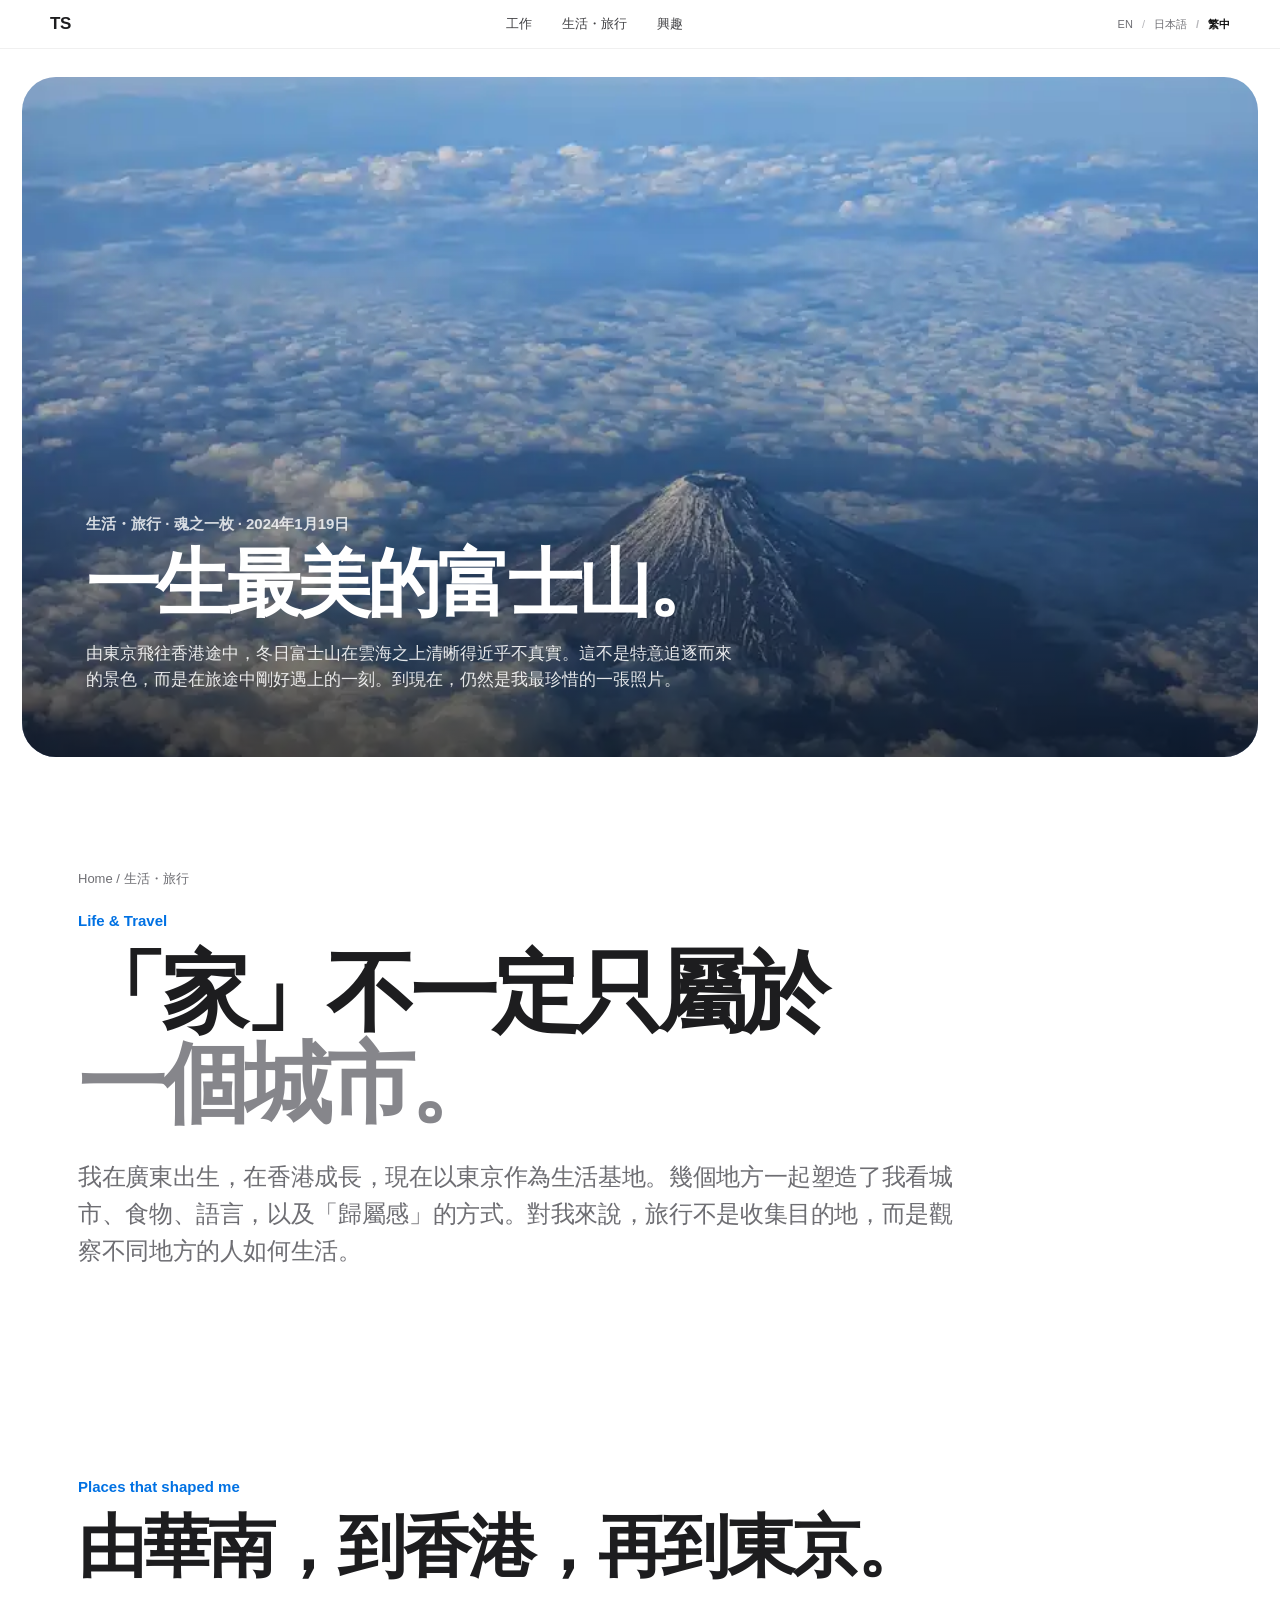
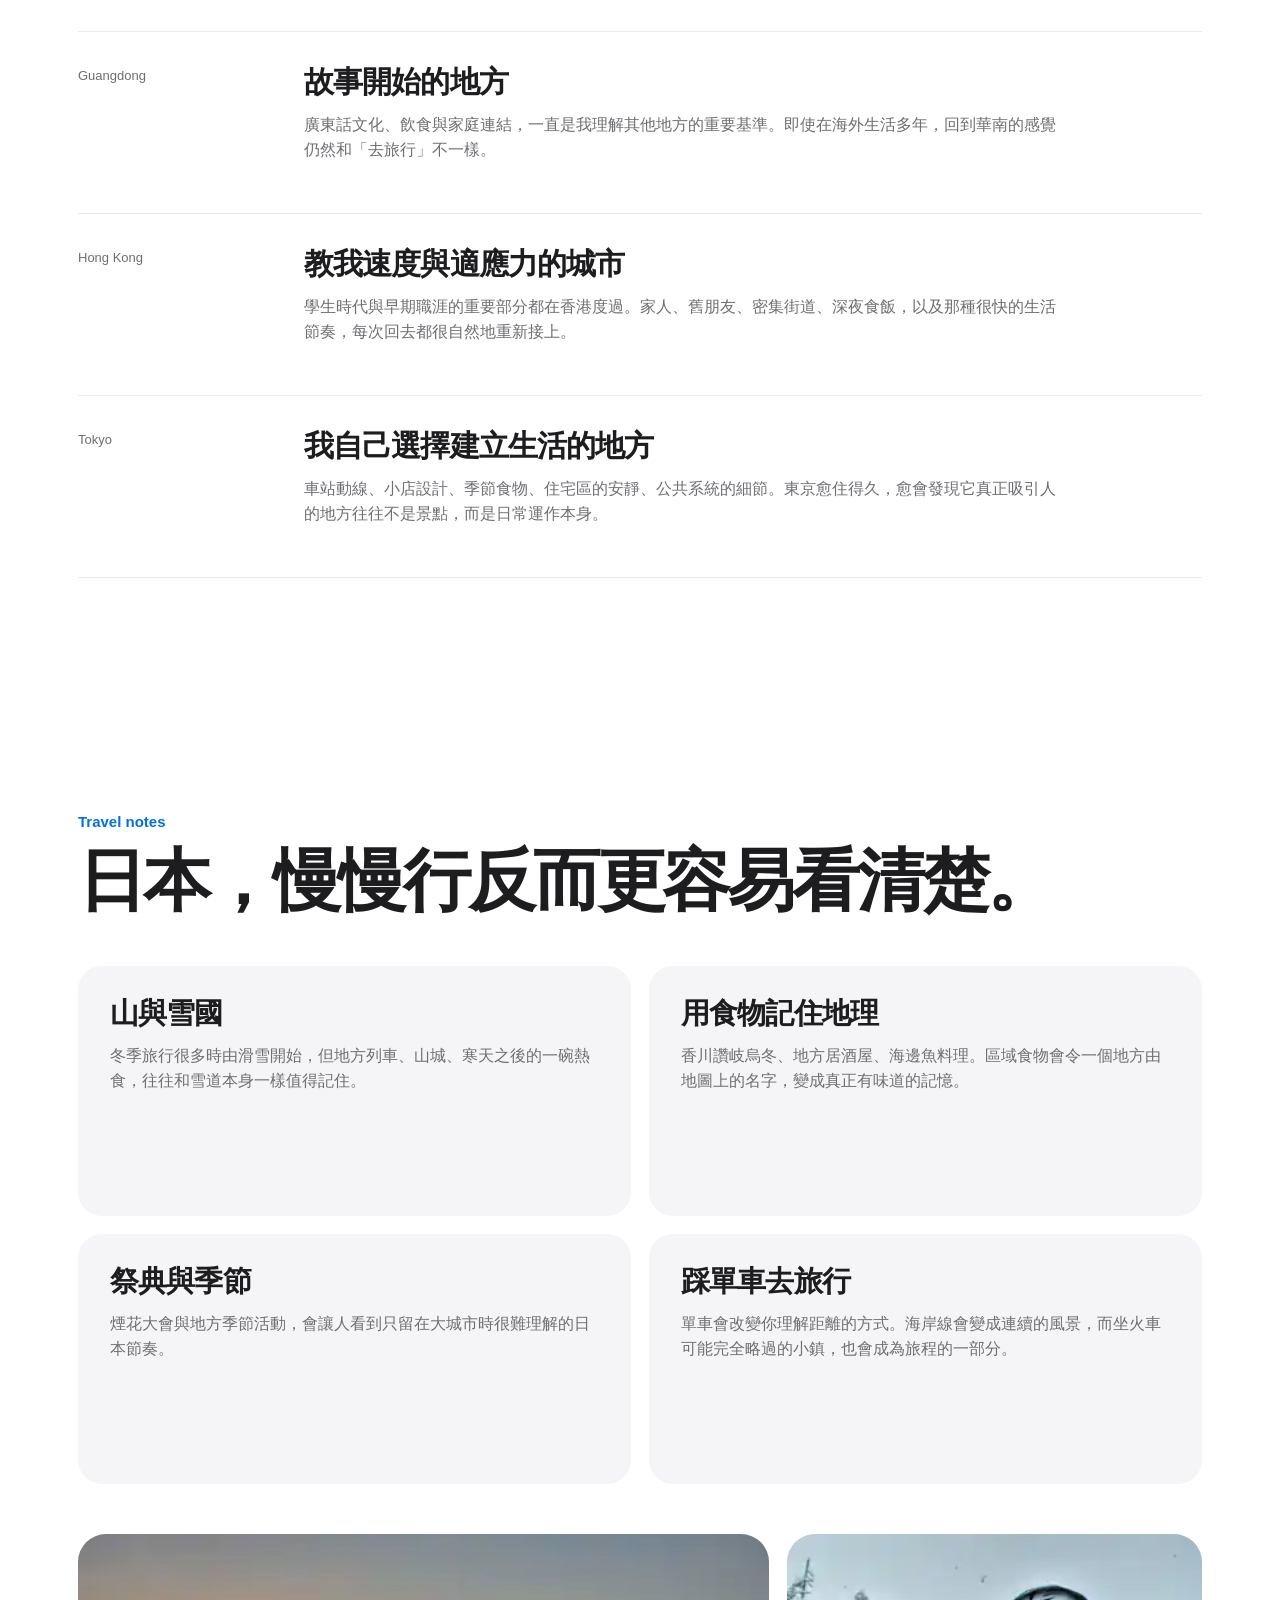
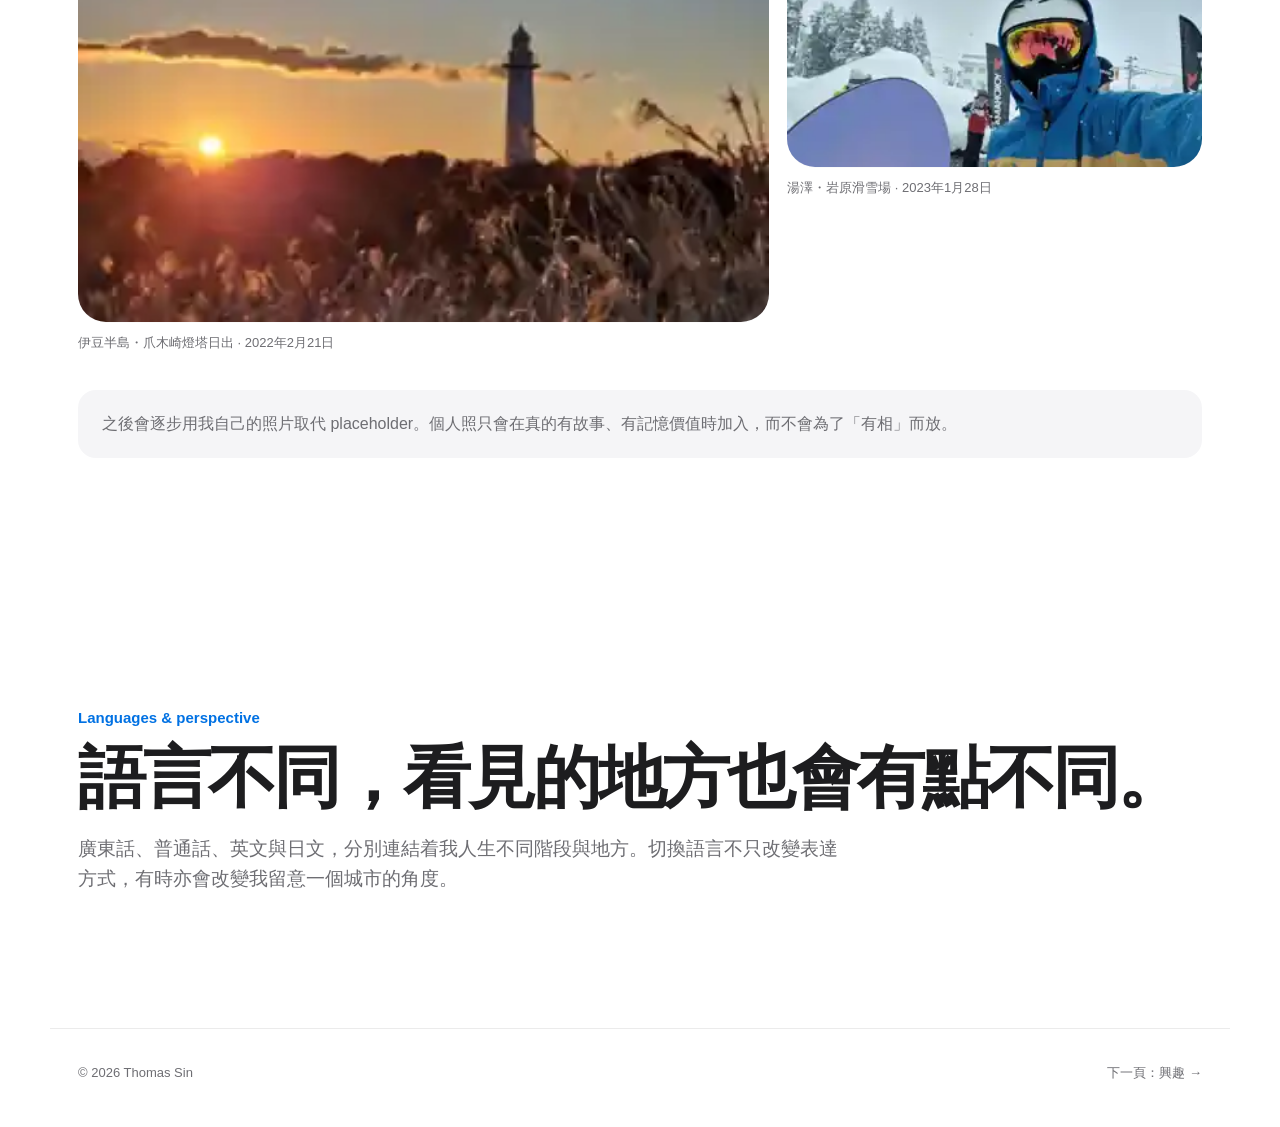
<file: zh/life.html>
<!doctype html><html lang="zh-Hant"><head><meta charset="utf-8"><meta name="viewport" content="width=device-width,initial-scale=1"><meta name="description" content="Thomas Sin — 廣東、香港、東京，以及日本與亞洲旅行。"><title>生活・旅行 | Thomas Sin</title><link rel="stylesheet" href="../styles.css"></head><body>
<header><a class="brand" href="./">TS</a><nav><a href="work.html">工作</a><a href="life.html">生活・旅行</a><a href="interests.html">興趣</a></nav><div class="header-actions"><div class="languages"><a href="../life.html">EN</a><a href="../ja/life.html">日本語</a><a class="active" href="life.html">繁中</a></div><button id="theme">◐</button></div></header>
<main><section class="travel-hero"><div class="travel-hero-inner"><img src="../assets/fuji-flight-2024-01-19.webp?v=20260925-life-hero" alt="2024年1月19日由東京飛往香港途中拍攝的富士山"><div class="travel-hero-copy"><p class="soul-kicker">生活・旅行 · 魂之一枚 · 2024年1月19日</p><h1>一生最美的富士山。</h1><p>由東京飛往香港途中，冬日富士山在雲海之上清晰得近乎不真實。這不是特意追逐而來的景色，而是在旅途中剛好遇上的一刻。到現在，仍然是我最珍惜的一張照片。</p></div></div></section><section class="page-hero"><div class="breadcrumbs"><a href="./">Home</a> / 生活・旅行</div><p class="kicker">Life & Travel</p><h1>「家」不一定只屬於<br><span>一個城市。</span></h1><p class="page-lead">我在廣東出生，在香港成長，現在以東京作為生活基地。幾個地方一起塑造了我看城市、食物、語言，以及「歸屬感」的方式。對我來說，旅行不是收集目的地，而是觀察不同地方的人如何生活。</p></section>
<section class="page-section"><p class="kicker">Places that shaped me</p><h2>由華南，到香港，再到東京。</h2><div class="story-list">
<article class="story"><div class="story-meta">Guangdong</div><div><h3>故事開始的地方</h3><p>廣東話文化、飲食與家庭連結，一直是我理解其他地方的重要基準。即使在海外生活多年，回到華南的感覺仍然和「去旅行」不一樣。</p></div></article>
<article class="story"><div class="story-meta">Hong Kong</div><div><h3>教我速度與適應力的城市</h3><p>學生時代與早期職涯的重要部分都在香港度過。家人、舊朋友、密集街道、深夜食飯，以及那種很快的生活節奏，每次回去都很自然地重新接上。</p></div></article>
<article class="story"><div class="story-meta">Tokyo</div><div><h3>我自己選擇建立生活的地方</h3><p>車站動線、小店設計、季節食物、住宅區的安靜、公共系統的細節。東京愈住得久，愈會發現它真正吸引人的地方往往不是景點，而是日常運作本身。</p></div></article>
</div></section>
<section class="page-section"><p class="kicker">Travel notes</p><h2>日本，慢慢行反而更容易看清楚。</h2><div class="detail-grid">
<article class="detail-card"><h3>山與雪國</h3><p>冬季旅行很多時由滑雪開始，但地方列車、山城、寒天之後的一碗熱食，往往和雪道本身一樣值得記住。</p></article>
<article class="detail-card"><h3>用食物記住地理</h3><p>香川讚岐烏冬、地方居酒屋、海邊魚料理。區域食物會令一個地方由地圖上的名字，變成真正有味道的記憶。</p></article>
<article class="detail-card"><h3>祭典與季節</h3><p>煙花大會與地方季節活動，會讓人看到只留在大城市時很難理解的日本節奏。</p></article>
<article class="detail-card"><h3>踩單車去旅行</h3><p>單車會改變你理解距離的方式。海岸線會變成連續的風景，而坐火車可能完全略過的小鎮，也會成為旅程的一部分。</p></article>
</div><div class="photo-grid"><figure class="feature-photo landscape" style="margin-top:0"><img src="../assets/tsumekizaki-lighthouse-2022-02-21.webp?v=20260925-verified-2049" alt="伊豆半島爪木崎燈塔日出" loading="lazy"><figcaption>伊豆半島・爪木崎燈塔日出 · 2022年2月21日</figcaption></figure><figure class="feature-photo landscape" style="margin-top:0"><img src="../assets/iwahara-2023-01-28.webp?v=20260925-verified-2049" alt="湯澤岩原滑雪場滑雪" loading="lazy"><figcaption>湯澤・岩原滑雪場 · 2023年1月28日</figcaption></figure></div>
<p class="note">之後會逐步用我自己的照片取代 placeholder。個人照只會在真的有故事、有記憶價值時加入，而不會為了「有相」而放。</p></section>
<section class="page-section"><p class="kicker">Languages & perspective</p><h2>語言不同，看見的地方也會有點不同。</h2><p class="section-intro">廣東話、普通話、英文與日文，分別連結着我人生不同階段與地方。切換語言不只改變表達方式，有時亦會改變我留意一個城市的角度。</p></section>
</main><footer><span>© <span id="year"></span> Thomas Sin</span><a href="interests.html">下一頁：興趣 →</a></footer><script src="../script.js"></script></body></html>
</file>
<file: styles.css>
:root{
  color-scheme:light;
  --bg:#fff;--soft:#f5f5f7;--surface:#fff;--text:#1d1d1f;--muted:#6e6e73;
  --line:rgba(0,0,0,.08);--blue:#0071e3;--blue-hover:#0077ed;--max:1180px;
  --radius:28px;--shadow:0 14px 40px rgba(0,0,0,.06)
}
*{box-sizing:border-box}html{scroll-behavior:smooth;background:#fff}
body{margin:0;background:var(--bg);color:var(--text);font-family:-apple-system,BlinkMacSystemFont,"SF Pro Display","SF Pro Text","Helvetica Neue",Arial,"Noto Sans JP","Noto Sans TC",sans-serif;line-height:1.55;-webkit-font-smoothing:antialiased;text-rendering:optimizeLegibility}
a{color:inherit;text-decoration:none}img{display:block;max-width:100%}
header{position:sticky;top:0;z-index:100;width:100%;max-width:none;margin:0;padding:11px max(22px,calc((100vw - var(--max))/2));display:grid;grid-template-columns:auto 1fr auto;align-items:center;gap:30px;background:rgba(255,255,255,.82);backdrop-filter:saturate(180%) blur(20px);-webkit-backdrop-filter:saturate(180%) blur(20px);border-bottom:1px solid rgba(0,0,0,.06)}
.brand{display:inline-flex;align-items:center;justify-content:center;width:auto;height:auto;border:0;border-radius:0;font-size:17px;font-weight:700;letter-spacing:-.02em}
nav{justify-self:center;display:flex;gap:30px;font-size:13px;color:#424245}
nav a,.languages a{transition:opacity .2s ease,color .2s ease}nav a:hover,.languages a:hover{color:#000}
.header-actions{display:flex;align-items:center;gap:14px}.languages{display:flex;align-items:center;gap:9px;font-size:11px;color:var(--muted)}.languages a.active{color:#111;font-weight:650}.languages a+a:before{content:"/";margin-right:9px;color:#b6b6ba}
#theme{display:none!important}
main{overflow:hidden}.hero,.section,.page-hero,.page-section,footer{max-width:var(--max);margin:auto;padding-left:28px;padding-right:28px}
.hero{min-height:650px;display:flex;flex-direction:column;justify-content:center;padding-top:104px;padding-bottom:96px}.page-hero{padding-top:112px;padding-bottom:90px}
.kicker,.soul-kicker{margin:0;text-transform:none;letter-spacing:0;font-size:15px;font-weight:650;color:var(--blue)}
h1,h2,h3,h4{margin:0;line-height:1.04}
h1{font-size:clamp(58px,8.7vw,108px);max-width:1080px;margin-top:14px;letter-spacing:-.058em;font-weight:700}
h1 span{color:#86868b;font-weight:700}.page-hero h1{font-size:clamp(54px,7vw,88px)}
.lead,.page-lead{color:var(--muted);letter-spacing:-.015em}.lead{max-width:780px;margin:28px 0 0;font-size:clamp(20px,2.1vw,26px)}.page-lead{max-width:880px;margin:28px 0 0;font-size:clamp(20px,1.9vw,24px)}
.actions{display:flex;gap:12px;flex-wrap:wrap;margin-top:32px}.btn{display:inline-flex;align-items:center;justify-content:center;padding:12px 21px;border:0;border-radius:999px;background:#e8e8ed;font-size:15px;font-weight:500;transition:transform .2s ease,background .2s ease}.btn:hover{transform:translateY(-1px);background:#dedee3}.btn.primary{background:var(--blue);color:#fff}.btn.primary:hover{background:var(--blue-hover)}.contact-actions{margin-top:32px}
.metrics{display:grid;grid-template-columns:repeat(3,1fr);gap:16px;margin-top:76px;border:0}.metrics div{min-height:150px;padding:25px 26px;border-radius:24px;background:var(--soft);display:flex;flex-direction:column;justify-content:flex-end}.metrics strong{font-size:clamp(34px,4vw,48px);letter-spacing:-.045em;line-height:1}.metrics span{margin-top:8px;color:var(--muted);font-size:14px}
.section,.page-section{padding-top:116px;padding-bottom:116px;border:0}.section h2,.page-section h2{margin-top:12px;font-size:clamp(40px,5.6vw,68px);letter-spacing:-.045em}.section-intro{max-width:760px;margin-top:22px;color:var(--muted);font-size:19px}
.portal-grid{display:grid;grid-template-columns:repeat(3,1fr);gap:18px;margin-top:54px}.portal-card{position:relative;min-height:380px;padding:30px;display:flex;flex-direction:column;overflow:hidden;border:0;border-radius:var(--radius);background:var(--soft);transition:transform .3s cubic-bezier(.2,.8,.2,1),box-shadow .3s ease}.portal-card:hover{transform:translateY(-4px);box-shadow:var(--shadow)}.portal-card:before{display:none}.portal-card .num{color:var(--blue);font-size:13px;font-weight:650}.portal-card h3{margin-top:92px;font-size:34px;letter-spacing:-.035em}.portal-card p{margin:14px 0 24px;color:var(--muted);font-size:16px}.portal-card .arrow{margin-top:auto;color:var(--blue);font-size:15px;font-weight:500}
.split{display:grid;grid-template-columns:.9fr 1.1fr;gap:80px}.copy{color:var(--muted);font-size:20px}.copy p:first-child{margin-top:0}
.timeline{margin-top:56px;border-top:1px solid var(--line)}.timeline article{display:grid;grid-template-columns:210px 1fr 1.2fr;gap:30px;padding:34px 0;border-bottom:1px solid var(--line)}.timeline h3{font-size:24px;letter-spacing:-.02em}.timeline p{margin:0;color:var(--muted)}.meta{display:flex;flex-direction:column;color:var(--muted);font-size:13px}
.cards,.detail-grid{display:grid;grid-template-columns:repeat(2,1fr);gap:18px;margin-top:50px}.cards article,.detail-card{min-height:250px;padding:32px;border:0;border-radius:24px;background:var(--soft)}.cards article>span{color:var(--blue);font-size:13px;font-weight:650}.cards h3,.detail-card h3{margin-top:42px;font-size:29px;letter-spacing:-.03em}.detail-card h3{margin-top:0;margin-bottom:14px}.cards p,.detail-card p,.detail-card li{color:var(--muted)}.detail-card ul{padding-left:18px;margin-bottom:0}
.skill-cloud{display:flex;flex-wrap:wrap;gap:10px;margin-top:38px}.skill-cloud span{padding:10px 14px;border:0;border-radius:999px;background:var(--soft);font-size:13px;color:#424245}
.story-list{margin-top:50px;border-top:1px solid var(--line)}.story{display:grid;grid-template-columns:190px 1fr;gap:36px;padding:34px 0;border-bottom:1px solid var(--line)}.story .story-meta{font-size:13px;color:var(--muted)}.story h3{font-size:30px;letter-spacing:-.03em}.story p{max-width:760px;color:var(--muted)}
.quote{margin:48px 0 0;padding:42px;border:0;border-radius:28px;background:var(--soft);font-size:clamp(28px,3.4vw,44px);line-height:1.16;letter-spacing:-.03em;font-weight:600}
.photo-grid{display:grid;grid-template-columns:1.25fr .75fr;gap:18px;margin-top:50px}.photo-slot{min-height:320px;padding:28px;border:0;border-radius:28px;background:var(--soft);display:flex;align-items:flex-end}.photo-slot.tall{min-height:520px}.photo-slot span{font-size:13px;color:var(--muted)}
.interest-row{display:grid;grid-template-columns:170px 1fr 1fr;gap:32px;padding:36px 0;border-top:1px solid var(--line)}.interest-row:last-child{border-bottom:1px solid var(--line)}.interest-row .index{font-size:13px;color:var(--blue);font-weight:650}.interest-row h3{font-size:30px;letter-spacing:-.03em}.interest-row p{margin:0;color:var(--muted)}
.note{margin-top:36px;padding:22px 24px;border:0;border-radius:18px;background:var(--soft);color:var(--muted)}.breadcrumbs{margin-bottom:20px;font-size:13px;color:var(--muted)}.breadcrumbs a:hover{color:#000}
.feature-photo{margin:36px 0 0}.feature-photo img{width:100%;object-fit:cover;border:0;border-radius:28px;background:var(--soft);box-shadow:0 1px 0 rgba(0,0,0,.02)}.feature-photo figcaption{margin-top:11px;font-size:13px;color:var(--muted)}.feature-photo.landscape img{aspect-ratio:16/9;object-position:center 62%}.feature-photo.snowboard img{aspect-ratio:16/8.5;object-position:center 48%}.feature-photo.portrait{max-width:620px}.feature-photo.portrait img{aspect-ratio:4/5;object-position:center 52%}.feature-photo.cycling{margin-top:30px}.feature-photo.cycling img{aspect-ratio:16/9;object-position:center 52%}.ride-story{max-width:820px;margin:14px 0 40px;color:var(--muted);font-size:16px}.ride-story strong{color:var(--text)}
.home-gallery{padding-top:88px}.frame-grid{display:grid;grid-template-columns:1.35fr .65fr;grid-template-rows:repeat(2,minmax(230px,310px));gap:18px;margin-top:48px}.frame{position:relative;overflow:hidden;border-radius:30px;background:var(--soft)}.frame-wide{grid-row:1/3}.frame img{width:100%;height:100%;object-fit:cover;transition:transform .55s cubic-bezier(.2,.8,.2,1)}.frame:hover img{transform:scale(1.025)}.frame:after{content:"";position:absolute;inset:auto 0 0;height:45%;background:linear-gradient(transparent,rgba(0,0,0,.58))}.frame span{position:absolute;left:22px;right:22px;bottom:18px;z-index:2;color:#fff;font-size:14px;font-weight:550}.frame-wide img{object-position:center}.frame:not(.frame-wide) img{object-position:center 45%}
.travel-hero{max-width:1360px;margin:28px auto 0;padding:0 22px}.travel-hero-inner{position:relative;min-height:680px;overflow:hidden;border-radius:34px;background:#dfe8ef}.travel-hero-inner>img{position:absolute;inset:0;width:100%;height:100%;object-fit:cover;object-position:center 52%}.travel-hero-inner:after{content:"";position:absolute;inset:0;background:linear-gradient(0deg,rgba(0,0,0,.62) 0%,rgba(0,0,0,.12) 52%,rgba(0,0,0,0) 75%)}.travel-hero-copy{position:absolute;z-index:2;left:clamp(28px,5vw,72px);right:clamp(28px,5vw,72px);bottom:clamp(30px,5vw,64px);max-width:790px;color:#fff}.travel-hero-copy .soul-kicker{color:rgba(255,255,255,.8)}.travel-hero-copy h1{max-width:790px;margin-top:10px;font-size:clamp(44px,5.8vw,76px);letter-spacing:-.05em}.travel-hero-copy p:last-child{max-width:650px;margin:18px 0 0;color:rgba(255,255,255,.88);font-size:17px;line-height:1.55}.soul-banner{display:none}
footer{padding-top:34px;padding-bottom:44px;display:flex;justify-content:space-between;gap:20px;border-top:1px solid var(--line);color:var(--muted);font-size:13px}
@media(max-width:900px){.portal-grid{grid-template-columns:1fr}.portal-card{min-height:280px}.portal-card h3{margin-top:54px}.timeline article{grid-template-columns:1fr;gap:10px}.detail-grid,.cards{grid-template-columns:1fr}.interest-row{grid-template-columns:1fr;gap:10px}.story{grid-template-columns:1fr;gap:8px}}
@media(max-width:780px){header{grid-template-columns:auto 1fr;padding:11px 18px}nav{display:none}.header-actions{justify-self:end}.languages{font-size:10.5px}.hero,.section,.page-hero,.page-section,footer{padding-left:20px;padding-right:20px}.hero{min-height:auto;padding-top:86px;padding-bottom:72px}.page-hero{padding-top:72px;padding-bottom:62px}h1{font-size:clamp(48px,13vw,68px)}.lead,.page-lead{font-size:19px}.metrics{grid-template-columns:1fr;margin-top:48px}.metrics div{min-height:120px}.section,.page-section{padding-top:82px;padding-bottom:82px}.split{grid-template-columns:1fr;gap:30px}.photo-grid{grid-template-columns:1fr}.photo-slot,.photo-slot.tall{min-height:280px}.feature-photo.landscape img,.feature-photo.snowboard img,.feature-photo.cycling img{aspect-ratio:4/3}.feature-photo.portrait{max-width:none}.frame-grid{grid-template-columns:1fr;grid-template-rows:auto}.frame,.frame-wide{grid-row:auto;min-height:270px}.frame-wide{min-height:380px}.travel-hero{margin-top:14px;padding:0 12px}.travel-hero-inner{min-height:540px;border-radius:26px}.travel-hero-inner>img{object-position:58% center}.travel-hero-copy{left:24px;right:24px;bottom:28px}.travel-hero-copy h1{font-size:40px}.travel-hero-copy p:last-child{font-size:15px}footer{flex-direction:column}}
@media(prefers-reduced-motion:reduce){*{scroll-behavior:auto!important;transition:none!important}}

.hobby-hero{max-width:1360px;margin:28px auto 0;padding:0 22px}
.hobby-hero-inner{position:relative;min-height:680px;overflow:hidden;border-radius:34px;background:#dce9f6}
.hobby-hero-inner>img{position:absolute;inset:0;width:100%;height:100%;object-fit:cover;object-position:center 48%}
.hobby-hero-inner:after{content:"";position:absolute;inset:0;background:linear-gradient(90deg,rgba(2,22,45,.58) 0%,rgba(2,22,45,.28) 38%,rgba(2,22,45,.03) 68%),linear-gradient(0deg,rgba(2,12,25,.28),transparent 50%)}
.hobby-hero-copy{position:absolute;z-index:2;left:clamp(28px,5vw,72px);right:clamp(28px,5vw,72px);bottom:clamp(30px,5vw,64px);max-width:720px;color:#fff;text-shadow:0 1px 18px rgba(0,0,0,.24)}
.hobby-hero-copy .soul-kicker{color:rgba(255,255,255,.84)}
.hobby-hero-copy h1{max-width:720px;margin-top:10px;font-size:clamp(46px,6vw,78px);letter-spacing:-.05em}
.hobby-hero-copy p:last-child{max-width:620px;margin:18px 0 0;color:rgba(255,255,255,.9);font-size:17px;line-height:1.58}
@media(max-width:780px){.hobby-hero{margin-top:14px;padding:0 12px}.hobby-hero-inner{min-height:540px;border-radius:26px}.hobby-hero-inner>img{object-position:58% center}.hobby-hero-copy{left:24px;right:24px;bottom:28px}.hobby-hero-copy h1{font-size:40px}.hobby-hero-copy p:last-child{font-size:15px}}

.feature-photo.hiking{max-width:640px;margin:32px 0 0}
.feature-photo.hiking img{aspect-ratio:9/16;object-position:center 48%}
.hike-story{max-width:760px;margin:14px 0 38px;color:var(--muted);font-size:16px}
.hike-story strong{color:var(--text)}
@media(max-width:780px){.feature-photo.hiking{max-width:none}.feature-photo.hiking img{aspect-ratio:4/5;object-position:center 45%}}

.hiking-photo{margin-top:34px;max-width:560px}
.hiking-photo img{width:100%;aspect-ratio:9/16;object-position:center 42%}
.hiking-story{max-width:720px}
@media(max-width:780px){.hiking-photo{max-width:none}.hiking-photo img{aspect-ratio:3/4;object-position:center 38%}}

.field-story-section{padding-top:88px}
.field-story{margin-top:48px;overflow:hidden;border-radius:30px;background:var(--soft)}
.field-story>img{width:100%;aspect-ratio:16/9;object-fit:cover;object-position:center 52%}
.field-story-copy{max-width:900px;padding:30px 34px 36px}
.field-story-meta{margin:0 0 12px;color:var(--blue);font-size:13px;font-weight:650}
.field-story-copy p:last-child{margin:0;color:var(--muted);font-size:18px;line-height:1.65}
@media(max-width:780px){.field-story-section{padding-top:64px}.field-story{margin-top:30px;border-radius:24px}.field-story>img{aspect-ratio:4/3}.field-story-copy{padding:24px}.field-story-copy p:last-child{font-size:16px}}

.work-hero{max-width:1360px;margin:28px auto 0;padding:0 22px}
.work-hero-inner{position:relative;min-height:650px;overflow:hidden;border-radius:34px;background:#dce3e8}
.work-hero-inner>img{position:absolute;inset:0;width:100%;height:100%;object-fit:cover;object-position:center}
.work-hero-inner:after{content:"";position:absolute;inset:0;background:linear-gradient(90deg,rgba(2,16,31,.76) 0%,rgba(2,16,31,.48) 42%,rgba(2,16,31,.12) 72%),linear-gradient(0deg,rgba(2,12,25,.36),transparent 55%)}
.work-hero-copy{position:absolute;z-index:2;left:clamp(28px,5vw,72px);right:clamp(28px,5vw,72px);bottom:clamp(30px,5vw,64px);max-width:780px;color:#fff;text-shadow:0 1px 18px rgba(0,0,0,.28)}
.work-hero-copy .breadcrumbs,.work-hero-copy .breadcrumbs a{color:rgba(255,255,255,.78)}
.work-hero-copy .soul-kicker{margin-top:22px;color:rgba(255,255,255,.86)}
.work-hero-copy h1{max-width:780px;margin-top:10px;font-size:clamp(46px,6vw,78px);letter-spacing:-.05em;line-height:.98}
.work-hero-copy>p:last-child{max-width:650px;margin:18px 0 0;color:rgba(255,255,255,.92);font-size:17px;line-height:1.58}
.work-overview{padding-top:78px;padding-bottom:28px}
.work-overview .page-lead{max-width:920px}
@media(max-width:780px){.work-hero{margin-top:14px;padding:0 12px}.work-hero-inner{min-height:540px;border-radius:26px}.work-hero-inner>img{object-position:56% center}.work-hero-copy{left:24px;right:24px;bottom:28px}.work-hero-copy .soul-kicker{margin-top:14px}.work-hero-copy h1{font-size:40px}.work-hero-copy>p:last-child{font-size:15px}.work-overview{padding-top:58px}}

/* Hero quality pass: avoid over-enlarging the 2025 GALA source on wide screens. */
@media(min-width:781px){.hobby-hero{max-width:1180px}.hobby-hero-inner{min-height:620px}}

.foundation-section{padding-top:86px}
.foundation-story{display:grid;grid-template-columns:minmax(280px,.72fr) minmax(0,1.28fr);gap:clamp(36px,6vw,84px);align-items:center;margin-top:42px}
.foundation-story figure{margin:0;max-width:520px}
.foundation-story img{display:block;width:100%;aspect-ratio:4/5;object-fit:cover;object-position:center 48%;border-radius:30px;background:var(--soft)}
.foundation-story figcaption{margin-top:11px;color:var(--muted);font-size:13px}
.foundation-copy h2{max-width:760px;margin:0;font-size:clamp(38px,4.5vw,62px);letter-spacing:-.045em;line-height:1.02}
.foundation-copy p{max-width:720px;margin:24px 0 0;color:var(--muted);font-size:19px;line-height:1.68}
@media(max-width:900px){.foundation-story{grid-template-columns:1fr;gap:30px}.foundation-story figure{max-width:620px}.foundation-copy h2{font-size:42px}}
@media(max-width:780px){.foundation-section{padding-top:66px}.foundation-story{margin-top:28px}.foundation-story img{aspect-ratio:4/5;border-radius:24px}.foundation-copy h2{font-size:38px}.foundation-copy p{font-size:17px}}
</file>
